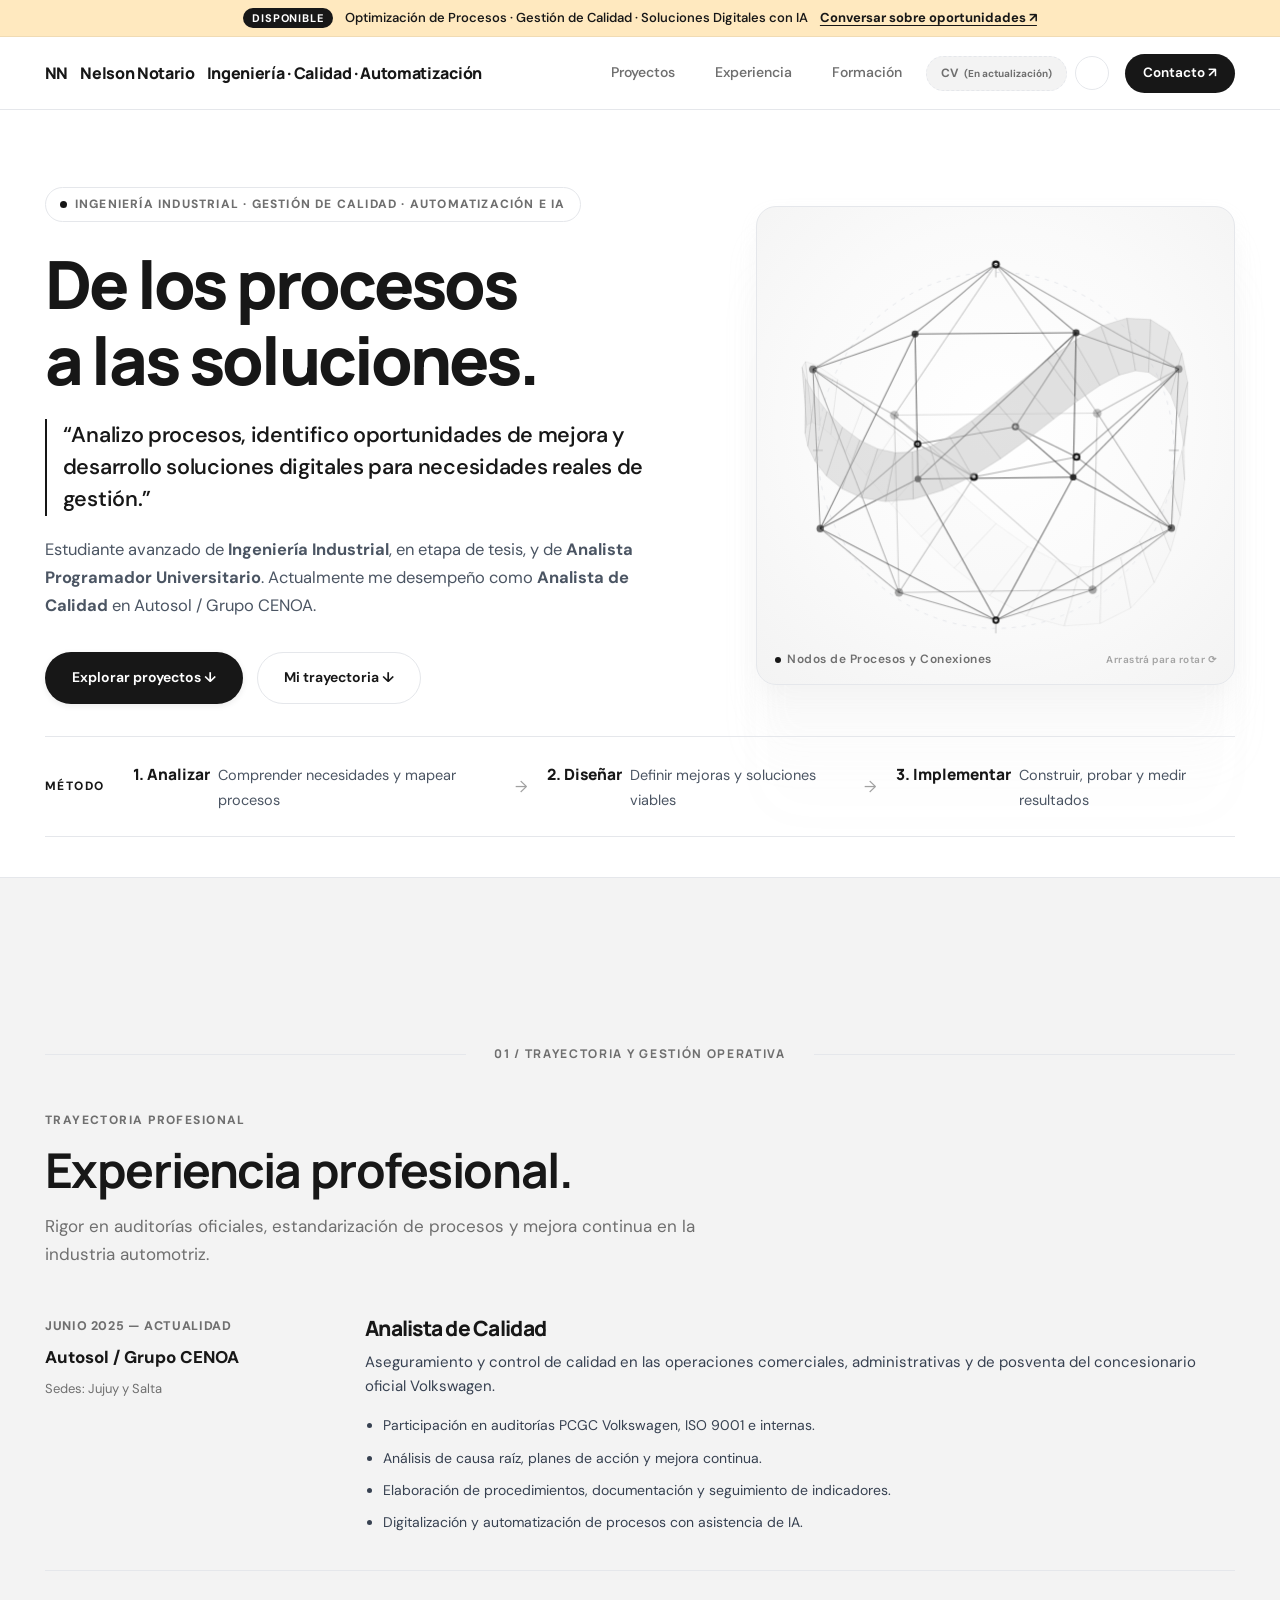
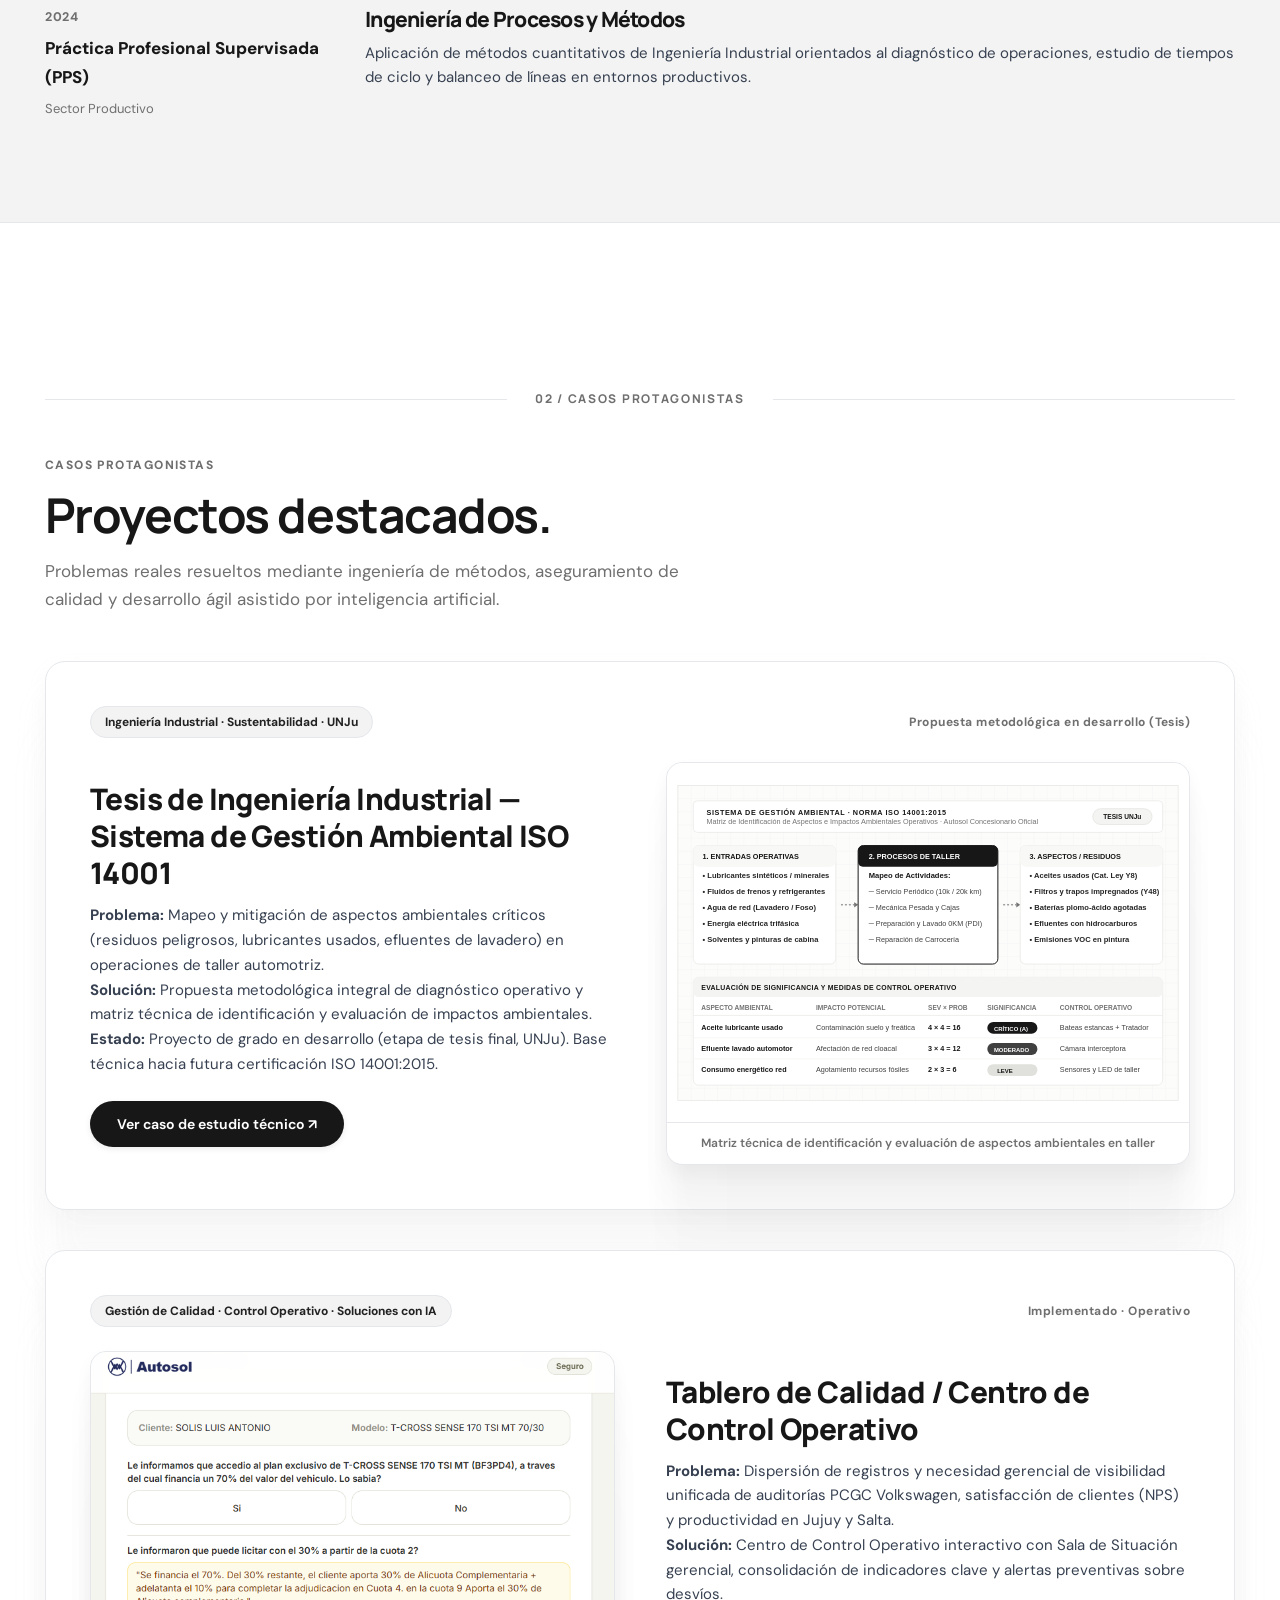
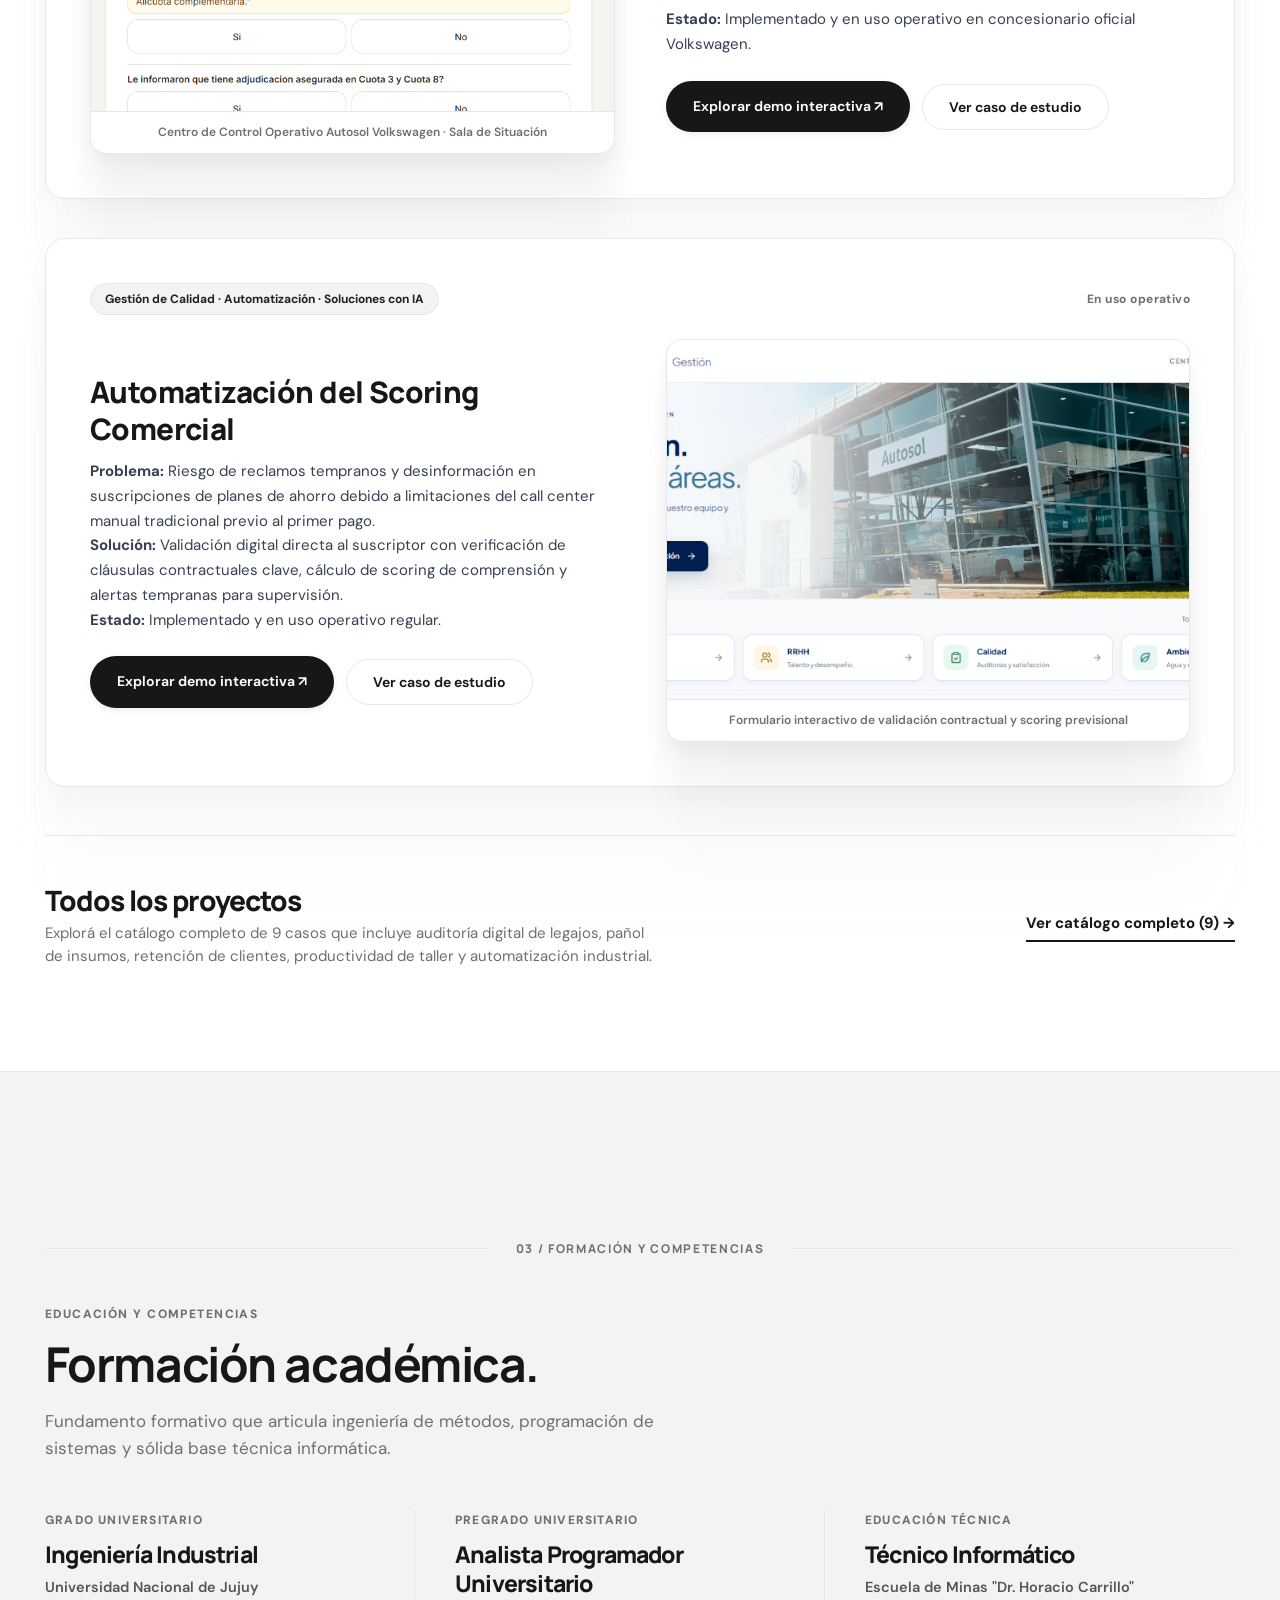
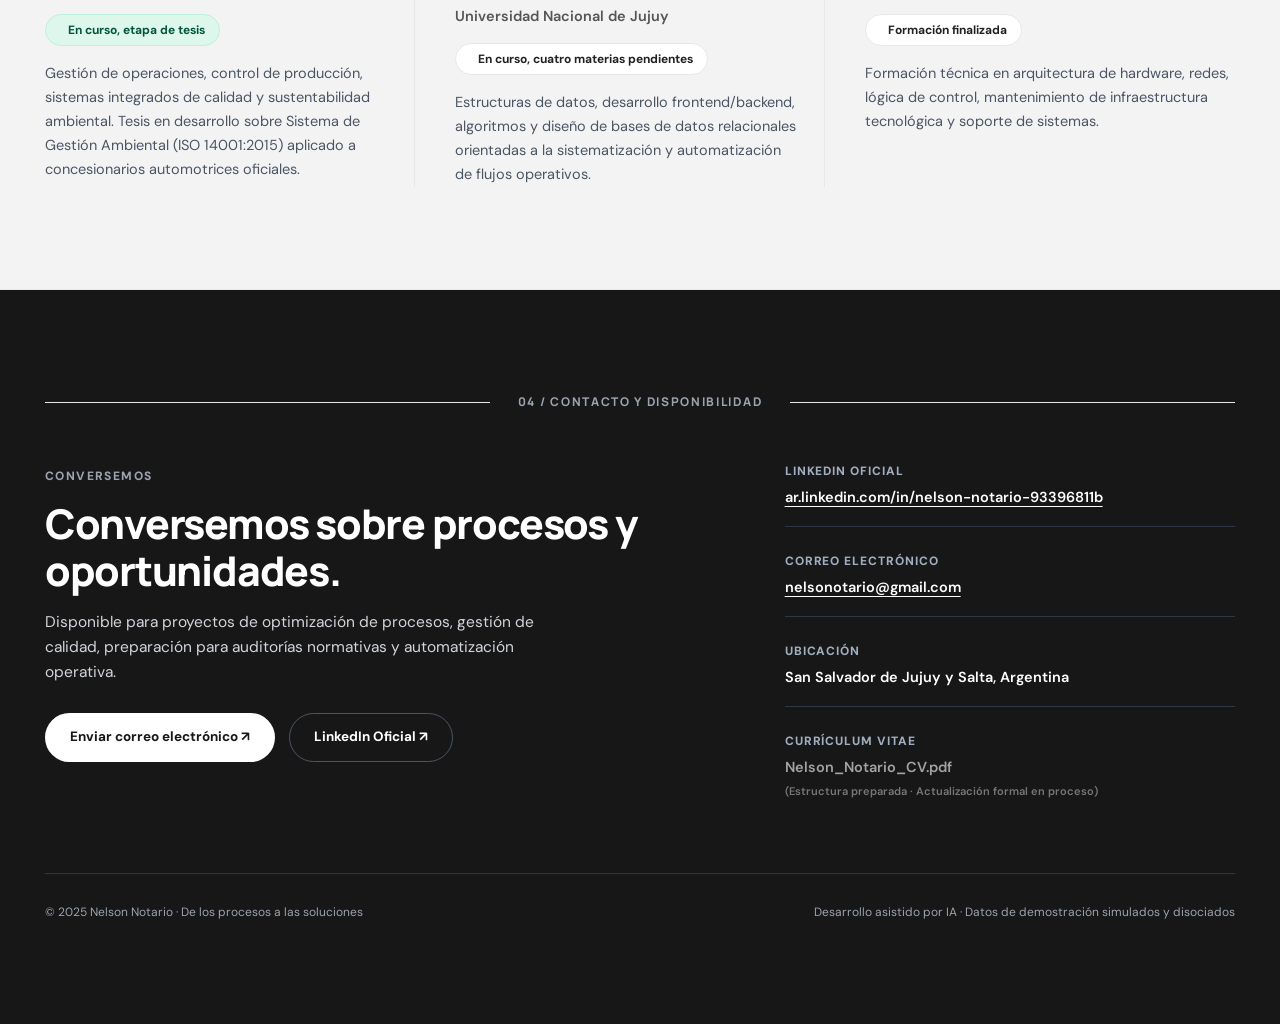
<file: index.html>
<!doctype html>
<html lang="es">
<head>
  <meta charset="utf-8">
  <meta name="viewport" content="width=device-width, initial-scale=1">
  <meta name="theme-color" content="#171717">
  <meta name="description" content="Nelson Notario — Portafolio profesional. De los procesos a las soluciones. Ingeniería Industrial, gestión de calidad y automatización con IA.">
  <meta name="author" content="Nelson Notario">
  <meta property="og:title" content="Nelson Notario — De los procesos a las soluciones">
  <meta property="og:description" content="Analizo procesos, identifico oportunidades de mejora y desarrollo soluciones digitales para necesidades reales de gestión.">
  <meta property="og:type" content="website">
  <title>Nelson Notario — De los procesos a las soluciones</title>
  <link rel="stylesheet" href="styles.css?v=compound-3d">
</head>
<body>
  <a class="skip" href="#contenido">Saltar al contenido principal</a>

  <!-- TOP ANNOUNCEMENT BAR (COMPOUND CREAM RIBBON #FFE9BF) -->
  <aside class="announcement-bar" aria-label="Aviso de disponibilidad profesional">
    <div class="wrap announcement-inner">
      <span class="announcement-badge">Disponible</span>
      <span class="announcement-text">Optimización de Procesos · Gestión de Calidad · Soluciones Digitales con IA</span>
      <a href="#contacto" class="announcement-link">Conversar sobre oportunidades ↗</a>
    </div>
  </aside>

  <!-- TOP NAVIGATION -->
  <header class="header">
    <div class="wrap nav">
      <a href="#inicio" class="brand" aria-label="Nelson Notario - Inicio">
        <span class="brand-badge">NN</span>
        <span>Nelson Notario</span>
        <span class="brand-desc">Ingeniería · Calidad · Automatización</span>
      </a>

      <button class="menu" id="menu" aria-label="Abrir menú de navegación" aria-controls="links" aria-expanded="false">
        Menú ☰
      </button>

      <nav id="links">
        <a href="#proyectos">Proyectos</a>
        <a href="#experiencia">Experiencia</a>
        <a href="#formacion">Formación</a>
        <span class="btn-cv-pending" title="Archivo Nelson_Notario_CV.pdf en proceso de actualización formal">
          CV <small>(En actualización)</small>
        </span>
        <a href="https://ar.linkedin.com/in/nelson-notario-93396811b" target="_blank" rel="noopener noreferrer" class="nav-linkedin-link" aria-label="Perfil oficial de LinkedIn de Nelson Notario">
          <svg width="15" height="15" viewBox="0 0 24 24" fill="currentColor"><path d="M19 0h-14c-2.761 0-5 2.239-5 5v14c0 2.761 2.239 5 5 5h14c2.762 0 5-2.239 5-5v-14c0-2.761-2.762-5-5-5zm-11 19h-3v-11h3v11zm-1.5-12.268c-.966 0-1.75-.79-1.75-1.764s.784-1.764 1.75-1.764 1.75.79 1.75 1.764-.783 1.764-1.75 1.764zm13.5 12.268h-3v-5.604c0-3.368-4-3.113-4 0v5.604h-3v-11h3v1.765c1.396-2.586 7-2.777 7 2.476v6.759z"/></svg>
        </a>
        <a href="#contacto" class="nav-cta">Contacto ↗</a>
      </nav>
    </div>
  </header>

  <main id="contenido">
    <!-- SECCIÓN 1: PORTADA — HERO (FONDO BLANCO) -->
    <section id="inicio" class="section-band bg-white" style="padding-top: clamp(48px, 6vw, 84px); padding-bottom: 40px;">
      <div class="wrap">
        <div class="hero-grid">
          <div class="hero-content">
            <div class="eyebrow-pill">
              <span class="pulse-dot"></span>
              <span>INGENIERÍA INDUSTRIAL · GESTIÓN DE CALIDAD · AUTOMATIZACIÓN E IA</span>
            </div>

            <h1>
              De los procesos<br>a las soluciones.
            </h1>

            <div class="hero-punchline">
              “Analizo procesos, identifico oportunidades de mejora y desarrollo soluciones digitales para necesidades reales de gestión.”
            </div>

            <p class="hero-lead">
              Estudiante avanzado de <strong>Ingeniería Industrial</strong>, en etapa de tesis, y de <strong>Analista Programador Universitario</strong>. Actualmente me desempeño como <strong>Analista de Calidad</strong> en Autosol / Grupo CENOA.
            </p>

            <div class="actions">
              <a class="btn primary" href="#proyectos">
                Explorar proyectos ↓
              </a>
              <a class="btn secondary" href="#experiencia">
                Mi trayectoria ↓
              </a>
            </div>
          </div>

          <!-- Geometría 3D Monocromática Equilibrada -->
          <div class="hero-3d-box" id="hero3dContainer">
            <canvas id="hero3dCanvas" aria-label="Visualización 3D estructural de ingeniería y sistemas"></canvas>
            <div class="hero-3d-caption">
              <span><i class="node-indicator"></i> Nodos de Procesos y Conexiones</span>
              <span style="font-size: 10px; color: #A3A3A3;">Arrastrá para rotar ⟳</span>
            </div>
          </div>
        </div>

        <!-- Método Profesional Simplificado (Línea Horizontal) -->
        <div class="method-flow-strip">
          <span class="method-flow-tag">MÉTODO</span>
          <div class="method-flow-items">
            <div class="method-flow-step">
              <strong>1. Analizar</strong>
              <span>Comprender necesidades y mapear procesos</span>
            </div>
            <span class="method-flow-arrow" aria-hidden="true">→</span>
            <div class="method-flow-step">
              <strong>2. Diseñar</strong>
              <span>Definir mejoras y soluciones viables</span>
            </div>
            <span class="method-flow-arrow" aria-hidden="true">→</span>
            <div class="method-flow-step">
              <strong>3. Implementar</strong>
              <span>Construir, probar y medir resultados</span>
            </div>
          </div>
        </div>
      </div>
    </section>

    <!-- SECCIÓN 2: EXPERIENCIA PROFESIONAL (FONDO MARFIL / VELLUM) -->
    <section id="experiencia" class="section-band bg-ivory">
      <div class="wrap">
        <div class="compound-section-divider">
          <span class="compound-divider-label">01 / TRAYECTORIA Y GESTIÓN OPERATIVA</span>
        </div>
        <div class="section-header-editorial">
          <span class="section-tag-editorial">TRAYECTORIA PROFESIONAL</span>
          <h2>Experiencia profesional.</h2>
          <p class="section-lead-editorial">
            Rigor en auditorías oficiales, estandarización de procesos y mejora continua en la industria automotriz.
          </p>
        </div>

        <div class="timeline-editorial-stack">
          <!-- Experiencia 1: Autosol / CENOA -->
          <div class="timeline-editorial-item">
            <div class="timeline-editorial-left">
              <span class="timeline-editorial-date">Junio 2025 — Actualidad</span>
              <span class="timeline-editorial-company">Autosol / Grupo CENOA</span>
              <span class="timeline-editorial-loc">Sedes: Jujuy y Salta</span>
            </div>

            <div class="timeline-editorial-right">
              <h3 class="role-title">Analista de Calidad</h3>
              <p class="role-summary">
                Aseguramiento y control de calidad en las operaciones comerciales, administrativas y de posventa del concesionario oficial Volkswagen.
              </p>
              <ul class="role-bullets">
                <li>Participación en auditorías PCGC Volkswagen, ISO 9001 e internas.</li>
                <li>Análisis de causa raíz, planes de acción y mejora continua.</li>
                <li>Elaboración de procedimientos, documentación y seguimiento de indicadores.</li>
                <li>Digitalización y automatización de procesos con asistencia de IA.</li>
              </ul>
            </div>
          </div>

          <!-- Experiencia 2: PPS -->
          <div class="timeline-editorial-item">
            <div class="timeline-editorial-left">
              <span class="timeline-editorial-date">2024</span>
              <span class="timeline-editorial-company">Práctica Profesional Supervisada (PPS)</span>
              <span class="timeline-editorial-loc">Sector Productivo</span>
            </div>

            <div class="timeline-editorial-right">
              <h3 class="role-title">Ingeniería de Procesos y Métodos</h3>
              <p class="role-summary">
                Aplicación de métodos cuantitativos de Ingeniería Industrial orientados al diagnóstico de operaciones, estudio de tiempos de ciclo y balanceo de líneas en entornos productivos.
              </p>
            </div>
          </div>
        </div>
      </div>
    </section>

    <!-- SECCIÓN 3: PROYECTOS DESTACADOS (FONDO BLANCO / PAPER) -->
    <section id="proyectos" class="section-band bg-white">
      <div class="wrap">
        <div class="compound-section-divider">
          <span class="compound-divider-label">02 / CASOS PROTAGONISTAS</span>
        </div>
        <div class="section-header-editorial">
          <span class="section-tag-editorial">CASOS PROTAGONISTAS</span>
          <h2>Proyectos destacados.</h2>
          <p class="section-lead-editorial">
            Problemas reales resueltos mediante ingeniería de métodos, aseguramiento de calidad y desarrollo ágil asistido por inteligencia artificial.
          </p>
        </div>

        <div class="featured-cases-stack">

          <!-- CASO 1: TESIS ISO 14001:2015 (COMPOSICIÓN PROTAGONISTA) -->
          <article class="case-card-monumental" id="caso-tesis">
            <div class="case-header-row">
              <span class="pill-category">Ingeniería Industrial · Sustentabilidad · UNJu</span>
              <span class="badge-status-clean">Propuesta metodológica en desarrollo (Tesis)</span>
            </div>

            <div class="case-grid-content with-preview">
              <div class="case-main-info">
                <h3 class="case-title">Tesis de Ingeniería Industrial — Sistema de Gestión Ambiental ISO 14001</h3>
                <p class="case-problem-lead">
                  <strong>Problema:</strong> Mapeo y mitigación de aspectos ambientales críticos (residuos peligrosos, lubricantes usados, efluentes de lavadero) en operaciones de taller automotriz.<br>
                  <strong>Solución:</strong> Propuesta metodológica integral de diagnóstico operativo y matriz técnica de identificación y evaluación de impactos ambientales.<br>
                  <strong>Estado:</strong> Proyecto de grado en desarrollo (etapa de tesis final, UNJu). Base técnica hacia futura certificación ISO 14001:2015.
                </p>

                <div class="case-actions-row">
                  <button type="button" class="btn primary btn-open-modal" data-id="tesis">
                    Ver caso de estudio técnico ↗
                  </button>
                </div>
              </div>

              <div class="case-visual-preview">
                <img src="demos/assets/iso-14001-matriz.svg" alt="Esquema técnico de la matriz de aspectos e impactos ambientales ISO 14001:2015" class="preview-img contain-fit" loading="lazy">
                <span class="preview-caption">Matriz técnica de identificación y evaluación de aspectos ambientales en taller</span>
              </div>
            </div>
          </article>

          <!-- CASO 2: TABLERO DE CALIDAD (COMPOSICIÓN INVERTIDA: IMAGEN A LA IZQUIERDA) -->
          <article class="case-card-monumental" id="caso-tablero">
            <div class="case-header-row">
              <span class="pill-category">Gestión de Calidad · Control Operativo · Soluciones con IA</span>
              <span class="badge-status-clean">Implementado · Operativo</span>
            </div>

            <div class="case-grid-content reverse-layout">
              <div class="case-visual-preview">
                <img src="demos/assets/centro-control-hero.png" alt="Captura del Centro de Control Operativo Autosol Volkswagen" class="preview-img" loading="lazy">
                <span class="preview-caption">Centro de Control Operativo Autosol Volkswagen · Sala de Situación</span>
              </div>

              <div class="case-main-info">
                <h3 class="case-title">Tablero de Calidad / Centro de Control Operativo</h3>
                <p class="case-problem-lead">
                  <strong>Problema:</strong> Dispersión de registros y necesidad gerencial de visibilidad unificada de auditorías PCGC Volkswagen, satisfacción de clientes (NPS) y productividad en Jujuy y Salta.<br>
                  <strong>Solución:</strong> Centro de Control Operativo interactivo con Sala de Situación gerencial, consolidación de indicadores clave y alertas preventivas sobre desvíos.<br>
                  <strong>Estado:</strong> Implementado y en uso operativo en concesionario oficial Volkswagen.
                </p>

                <div class="case-actions-row">
                  <a href="demos/tablero.html" class="btn primary">
                    Explorar demo interactiva ↗
                  </a>
                  <button type="button" class="btn secondary btn-open-modal" data-id="tablero">
                    Ver caso de estudio
                  </button>
                </div>
              </div>
            </div>
          </article>

          <!-- CASO 3: SCORING COMERCIAL (COMPOSICIÓN NORMAL: TEXTO A LA IZQUIERDA) -->
          <article class="case-card-monumental" id="caso-scoring">
            <div class="case-header-row">
              <span class="pill-category">Gestión de Calidad · Automatización · Soluciones con IA</span>
              <span class="badge-status-clean">En uso operativo</span>
            </div>

            <div class="case-grid-content with-preview">
              <div class="case-main-info">
                <h3 class="case-title">Automatización del Scoring Comercial</h3>
                <p class="case-problem-lead">
                  <strong>Problema:</strong> Riesgo de reclamos tempranos y desinformación en suscripciones de planes de ahorro debido a limitaciones del call center manual tradicional previo al primer pago.<br>
                  <strong>Solución:</strong> Validación digital directa al suscriptor con verificación de cláusulas contractuales clave, cálculo de scoring de comprensión y alertas tempranas para supervisión.<br>
                  <strong>Estado:</strong> Implementado y en uso operativo regular.
                </p>

                <div class="case-actions-row">
                  <a href="demos/scoring.html" class="btn primary">
                    Explorar demo interactiva ↗
                  </a>
                  <button type="button" class="btn secondary btn-open-modal" data-id="scoring">
                    Ver caso de estudio
                  </button>
                </div>
              </div>

              <div class="case-visual-preview">
                <img src="demos/assets/scoring-preview.png" alt="Captura del formulario de validación de suscripción Scoring" class="preview-img" loading="lazy">
                <span class="preview-caption">Formulario interactivo de validación contractual y scoring previsional</span>
              </div>
            </div>
          </article>

        </div>

        <!-- DIVISOR EDITORIAL: ACCESO A TODOS LOS PROYECTOS -->
        <div class="archive-editorial-divider">
          <div class="archive-editorial-text">
            <h3>Todos los proyectos</h3>
            <p>
              Explorá el catálogo completo de 9 casos que incluye auditoría digital de legajos, pañol de insumos, retención de clientes, productividad de taller y automatización industrial.
            </p>
          </div>
          <a href="proyectos.html" class="archive-editorial-link">
            Ver catálogo completo (9) →
          </a>
        </div>
      </div>
    </section>

    <!-- SECCIÓN 4: FORMACIÓN ACADÉMICA (FONDO MARFIL / VELLUM) -->
    <section id="formacion" class="section-band bg-ivory">
      <div class="wrap">
        <div class="compound-section-divider">
          <span class="compound-divider-label">03 / FORMACIÓN Y COMPETENCIAS</span>
        </div>
        <div class="section-header-editorial">
          <span class="section-tag-editorial">EDUCACIÓN Y COMPETENCIAS</span>
          <h2>Formación académica.</h2>
          <p class="section-lead-editorial">
            Fundamento formativo que articula ingeniería de métodos, programación de sistemas y sólida base técnica informática.
          </p>
        </div>

        <div class="academic-editorial-grid">
          <!-- 1. INGENIERÍA INDUSTRIAL -->
          <div class="academic-editorial-col">
            <span class="degree-tag">GRADO UNIVERSITARIO</span>
            <h3 class="degree-title">Ingeniería Industrial</h3>
            <span class="degree-school">Universidad Nacional de Jujuy</span>
            <div class="degree-status highlight">
              <span class="dot-status"></span>
              <strong>En curso, etapa de tesis</strong>
            </div>
            <p class="degree-desc">
              Gestión de operaciones, control de producción, sistemas integrados de calidad y sustentabilidad ambiental. Tesis en desarrollo sobre Sistema de Gestión Ambiental (ISO 14001:2015) aplicado a concesionarios automotrices oficiales.
            </p>
          </div>

          <!-- 2. ANALISTA PROGRAMADOR UNIVERSITARIO -->
          <div class="academic-editorial-col">
            <span class="degree-tag">PREGRADO UNIVERSITARIO</span>
            <h3 class="degree-title">Analista Programador Universitario</h3>
            <span class="degree-school">Universidad Nacional de Jujuy</span>
            <div class="degree-status">
              <span class="dot-status dot-neutral"></span>
              <strong>En curso, cuatro materias pendientes</strong>
            </div>
            <p class="degree-desc">
              Estructuras de datos, desarrollo frontend/backend, algoritmos y diseño de bases de datos relacionales orientadas a la sistematización y automatización de flujos operativos.
            </p>
          </div>

          <!-- 3. TÉCNICO INFORMÁTICO -->
          <div class="academic-editorial-col">
            <span class="degree-tag">EDUCACIÓN TÉCNICA</span>
            <h3 class="degree-title">Técnico Informático</h3>
            <span class="degree-school">Escuela de Minas "Dr. Horacio Carrillo"</span>
            <div class="degree-status">
              <span class="dot-status dot-completed"></span>
              <strong>Formación finalizada</strong>
            </div>
            <p class="degree-desc">
              Formación técnica en arquitectura de hardware, redes, lógica de control, mantenimiento de infraestructura tecnológica y soporte de sistemas.
            </p>
          </div>
        </div>
      </div>
    </section>

    <!-- SECCIÓN 5: CONTACTO (FONDO NEGRO PURO / CARBON) -->
    <section id="contacto" class="section-band bg-dark">
      <div class="wrap">
        <div class="compound-section-divider" style="margin-top: 0; margin-bottom: 48px;">
          <span class="compound-divider-label" style="color: #9CA3AF;">04 / CONTACTO Y DISPONIBILIDAD</span>
        </div>
        <div class="contact-grid-editorial">
          <div class="contact-info-col">
            <span class="contact-eyebrow">CONVERSEMOS</span>
            <h2 class="contact-headline">Conversemos sobre procesos y oportunidades.</h2>
            <p class="contact-lead">
              Disponible para proyectos de optimización de procesos, gestión de calidad, preparación para auditorías normativas y automatización operativa.
            </p>
            <div class="contact-buttons-row">
              <a href="mailto:nelsonotario@gmail.com" class="btn primary-light">
                Enviar correo electrónico ↗
              </a>
              <a href="https://ar.linkedin.com/in/nelson-notario-93396811b" target="_blank" rel="noopener noreferrer" class="btn secondary-light">
                LinkedIn Oficial ↗
              </a>
            </div>
          </div>

          <div class="contact-details-clean">
            <div class="contact-item-clean">
              <span class="contact-label">LINKEDIN OFICIAL</span>
              <a href="https://ar.linkedin.com/in/nelson-notario-93396811b" target="_blank" rel="noopener noreferrer" class="contact-link">ar.linkedin.com/in/nelson-notario-93396811b</a>
            </div>
            <div class="contact-item-clean">
              <span class="contact-label">CORREO ELECTRÓNICO</span>
              <a href="mailto:nelsonotario@gmail.com" class="contact-link">nelsonotario@gmail.com</a>
            </div>
            <div class="contact-item-clean">
              <span class="contact-label">UBICACIÓN</span>
              <span class="contact-value">San Salvador de Jujuy y Salta, Argentina</span>
            </div>
            <div class="contact-item-clean">
              <span class="contact-label">CURRÍCULUM VITAE</span>
              <span class="contact-value" style="color: #A3A3A3;">Nelson_Notario_CV.pdf <small style="display:block; font-size: 11px; color:#777777; margin-top:2px;">(Estructura preparada · Actualización formal en proceso)</small></span>
            </div>
          </div>
        </div>

        <div class="footer-editorial">
          <span>© 2025 Nelson Notario · De los procesos a las soluciones</span>
          <span>Desarrollo asistido por IA · Datos de demostración simulados y disociados</span>
        </div>
      </div>
    </section>
  </main>

  <!-- MODAL DE DETALLE DE CASO -->
  <dialog id="projectDialog" aria-labelledby="dialogTitle">
    <div class="dialog-content">
      <button class="dialog-close" id="closeDialog" aria-label="Cerrar ventana emergente">✕</button>
      <div id="detail">
        <!-- Injected via JS -->
      </div>
    </div>
  </dialog>

  <script src="app.js?v=compound-3d"></script>
</body>
</html>
</file>
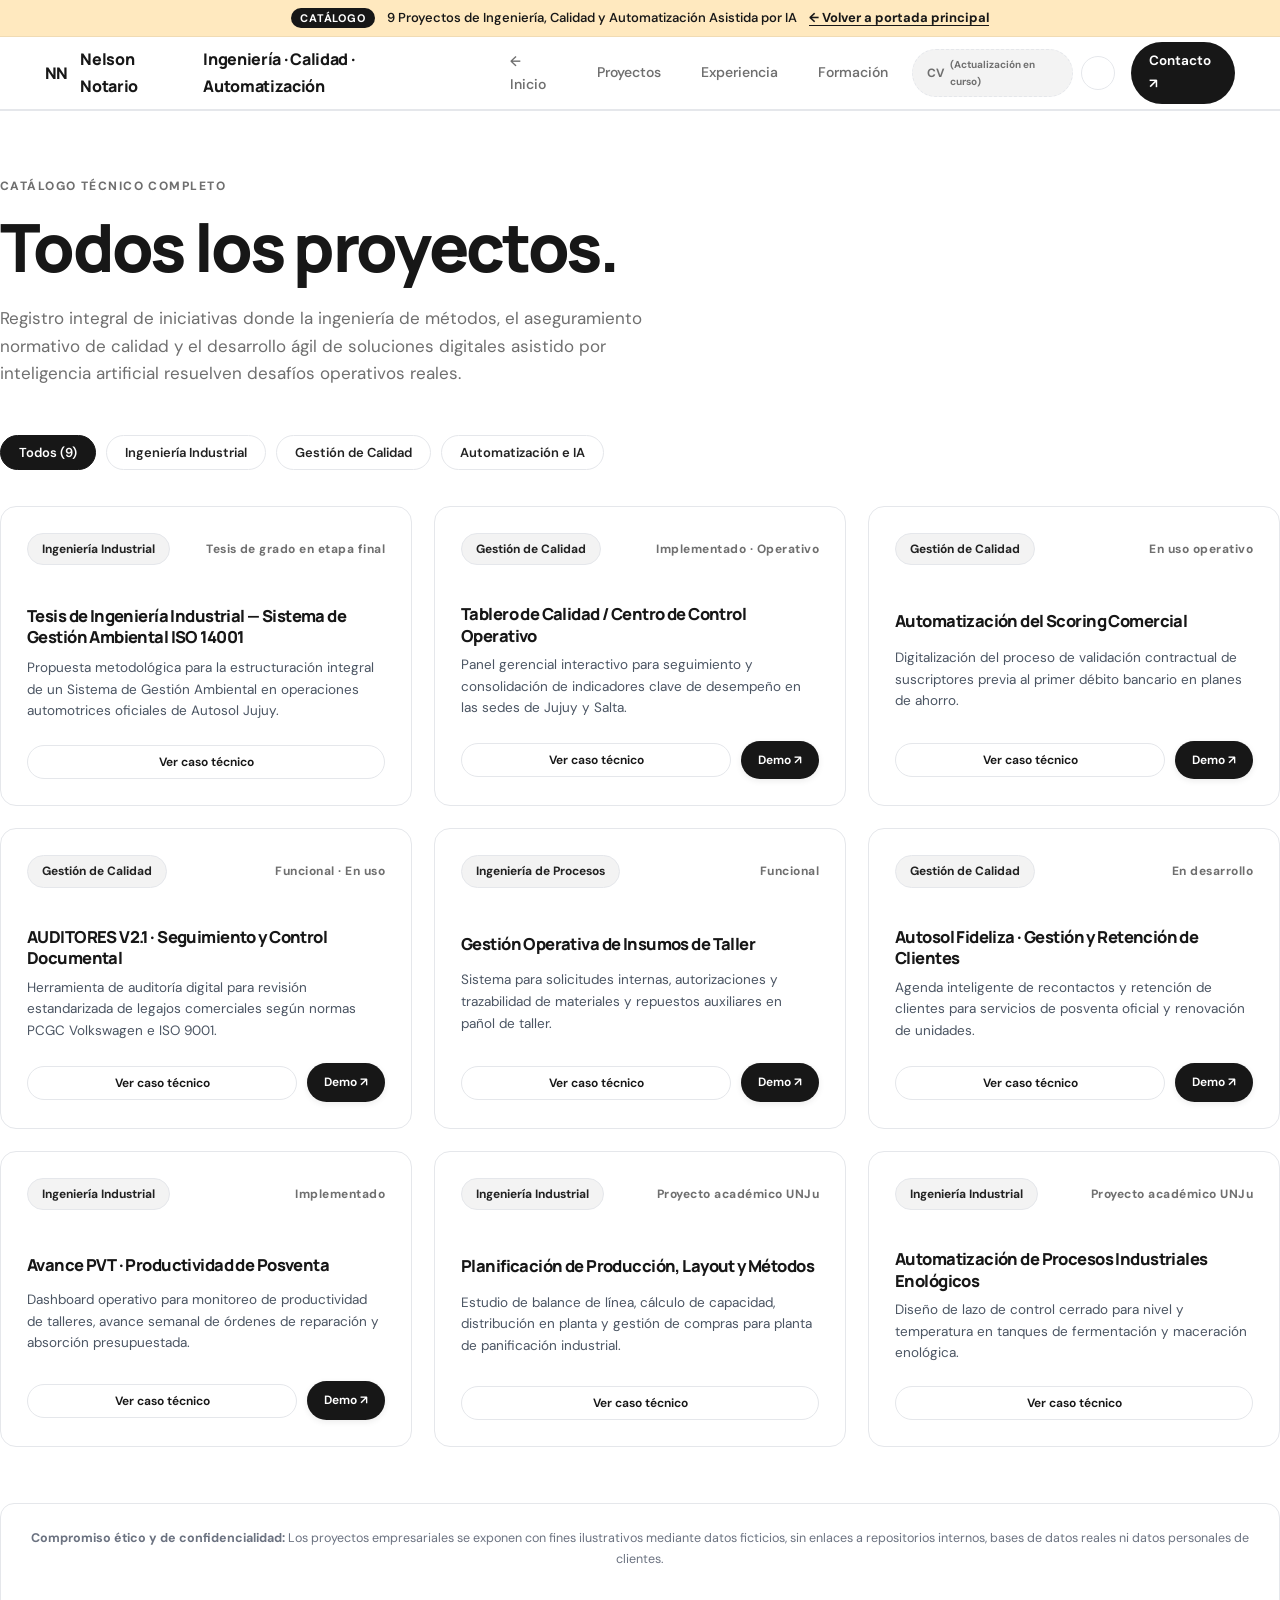
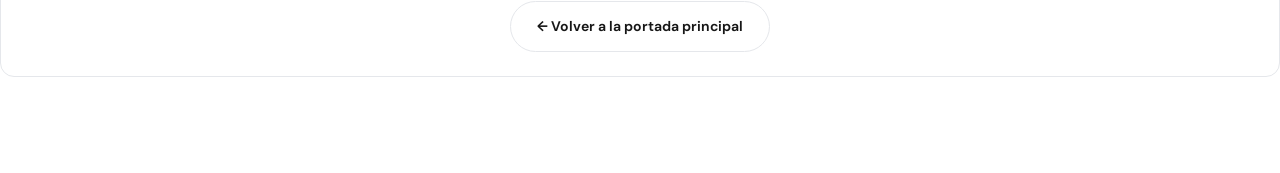
<file: proyectos.html>
<!doctype html>
<html lang="es">
<head>
  <meta charset="utf-8">
  <meta name="viewport" content="width=device-width, initial-scale=1">
  <meta name="theme-color" content="#171717">
  <title>Archivo de Proyectos · Nelson Notario</title>
  <link rel="stylesheet" href="styles.css?v=compound-3d">
</head>
<body>
  <a class="skip" href="#contenido">Saltar al contenido principal</a>

  <!-- TOP ANNOUNCEMENT BAR (COMPOUND CREAM RIBBON #FFE9BF) -->
  <aside class="announcement-bar" aria-label="Aviso de catálogo de proyectos">
    <div class="wrap announcement-inner">
      <span class="announcement-badge">Catálogo</span>
      <span class="announcement-text">9 Proyectos de Ingeniería, Calidad y Automatización Asistida por IA</span>
      <a href="index.html#inicio" class="announcement-link">← Volver a portada principal</a>
    </div>
  </aside>

  <!-- TOP NAVIGATION -->
  <header class="header">
    <div class="wrap nav">
      <a href="index.html#inicio" class="brand" aria-label="Nelson Notario - Inicio">
        <span class="brand-badge">NN</span>
        <span>Nelson Notario</span>
        <span class="brand-desc">Ingeniería · Calidad · Automatización</span>
      </a>

      <button class="menu" id="menu" aria-label="Abrir menú de navegación" aria-controls="links" aria-expanded="false">
        Menú ☰
      </button>

      <nav id="links">
        <a href="index.html#inicio">← Inicio</a>
        <a href="index.html#proyectos">Proyectos</a>
        <a href="index.html#experiencia">Experiencia</a>
        <a href="index.html#formacion">Formación</a>
        <span class="btn-cv-pending" title="Archivo Nelson_Notario_CV.pdf en proceso de actualización formal">
          CV <small>(Actualización en curso)</small>
        </span>
        <a href="https://ar.linkedin.com/in/nelson-notario-93396811b" target="_blank" rel="noopener noreferrer" class="nav-linkedin-link" aria-label="Perfil oficial de LinkedIn de Nelson Notario">
          <svg width="15" height="15" viewBox="0 0 24 24" fill="currentColor"><path d="M19 0h-14c-2.761 0-5 2.239-5 5v14c0 2.761 2.239 5 5 5h14c2.762 0 5-2.239 5-5v-14c0-2.761-2.762-5-5-5zm-11 19h-3v-11h3v11zm-1.5-12.268c-.966 0-1.75-.79-1.75-1.764s.784-1.764 1.75-1.764 1.75.79 1.75 1.764-.783 1.764-1.75 1.764zm13.5 12.268h-3v-5.604c0-3.368-4-3.113-4 0v5.604h-3v-11h3v1.765c1.396-2.586 7-2.777 7 2.476v6.759z"/></svg>
        </a>
        <a href="index.html#contacto" class="nav-cta">Contacto ↗</a>
      </nav>
    </div>
  </header>

  <main id="contenido" class="wrap section-editorial" style="padding-top: 60px;">
    <!-- HEADER ARCHIVE -->
    <div class="section-header-editorial">
      <span class="section-tag-editorial">CATÁLOGO TÉCNICO COMPLETO</span>
      <h1>Todos los proyectos.</h1>
      <p class="section-lead-editorial">
        Registro integral de iniciativas donde la ingeniería de métodos, el aseguramiento normativo de calidad y el desarrollo ágil de soluciones digitales asistido por inteligencia artificial resuelven desafíos operativos reales.
      </p>
    </div>

    <!-- FILTER BAR -->
    <div class="filters-bar" role="toolbar" aria-label="Filtrar proyectos por especialidad">
      <button class="filter active" data-filter="todos" type="button">Todos (9)</button>
      <button class="filter" data-filter="ingenieria" type="button">Ingeniería Industrial</button>
      <button class="filter" data-filter="calidad" type="button">Gestión de Calidad</button>
      <button class="filter" data-filter="automatizacion" type="button">Automatización e IA</button>
    </div>

    <!-- PROJECTS GRID -->
    <section class="archive-grid" id="projects" aria-label="Lista completa de proyectos">
      <!-- Rendered dynamically by app.js -->
    </section>

    <div class="archive-footer-note">
      <p>
        <strong>Compromiso ético y de confidencialidad:</strong> Los proyectos empresariales se exponen con fines ilustrativos mediante datos ficticios, sin enlaces a repositorios internos, bases de datos reales ni datos personales de clientes.
      </p>
      <a href="index.html" class="btn secondary" style="display:inline-block; margin-top: 16px;">
        ← Volver a la portada principal
      </a>
    </div>
  </main>

  <!-- MODAL DE DETALLE DE CASO -->
  <dialog id="projectDialog" aria-labelledby="dialogTitle">
    <div class="dialog-content">
      <button class="dialog-close" id="closeDialog" aria-label="Cerrar ventana emergente">✕</button>
      <div id="detail">
        <!-- Injected via JS -->
      </div>
    </div>
  </dialog>

  <script src="app.js?v=compound-3d"></script>
</body>
</html>
</file>
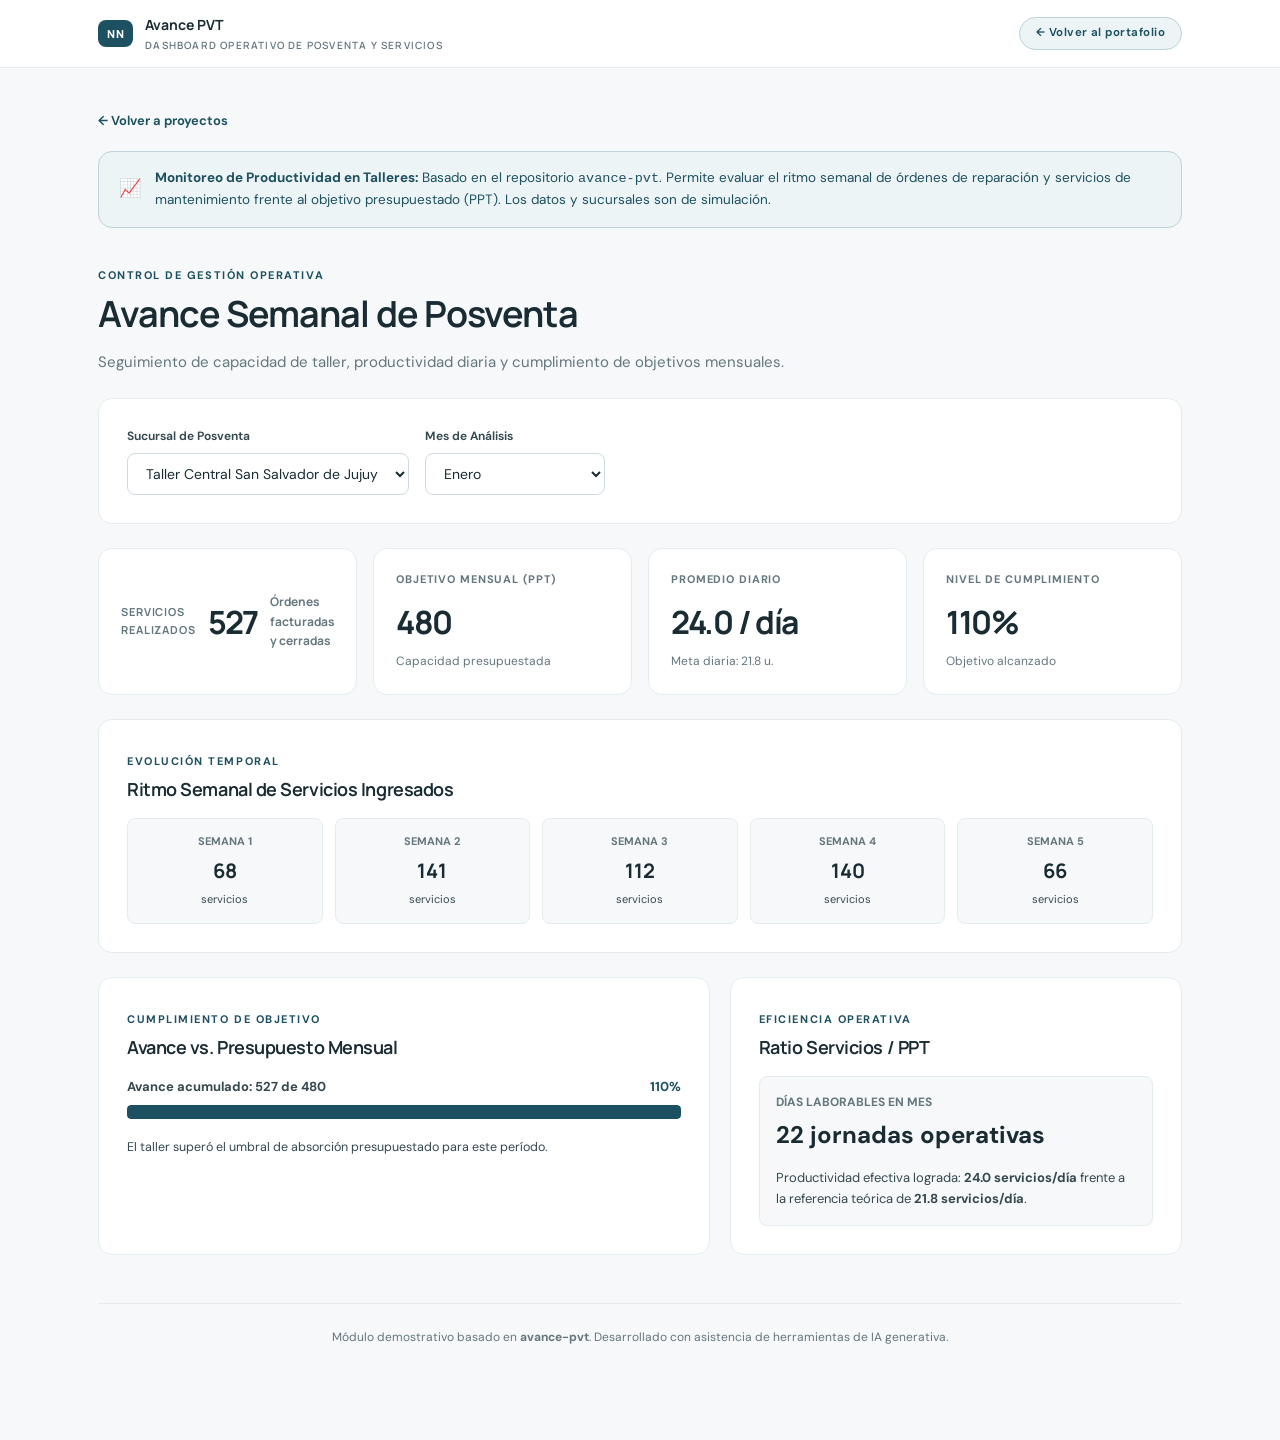
<file: demos/avance-pvt.html>
<!doctype html>
<html lang="es">
<head>
  <meta charset="utf-8">
  <meta name="viewport" content="width=device-width, initial-scale=1">
  <meta name="theme-color" content="#1D5060">
  <title>Demo · Dashboard de Gestión de Posventa (Avance PVT)</title>
  <link rel="stylesheet" href="demo.css">
  <style>
    .weekly-cards {
      display: grid;
      grid-template-columns: repeat(5, 1fr);
      gap: 12px;
      margin-top: 14px;
    }
    .week-box {
      background: var(--surface);
      border: 1px solid var(--line);
      border-radius: var(--radius-sm);
      padding: 14px;
      text-align: center;
    }
    .week-box small {
      font-size: 11px;
      color: var(--muted);
      font-weight: 700;
      text-transform: uppercase;
      display: block;
      margin-bottom: 4px;
    }
    .week-box strong {
      font-size: 20px;
      font-family: 'Manrope', sans-serif;
      color: var(--ink);
    }
    @media (max-width: 800px) {
      .weekly-cards {
        grid-template-columns: repeat(3, 1fr);
      }
    }
    @media (max-width: 500px) {
      .weekly-cards {
        grid-template-columns: 1fr 1fr;
      }
    }
  </style>
</head>
<body>
  <header class="top">
    <div class="head">
      <div class="brand">
        <span class="logo">NN</span>
        <div class="brand-title">
          <span>Avance PVT</span>
          <small>Dashboard Operativo de Posventa y Servicios</small>
        </div>
      </div>
      <a href="../index.html#proyectos" class="pill">← Volver al portafolio</a>
    </div>
  </header>

  <main class="wrap">
    <a href="../index.html#proyectos" class="back-link">← Volver a proyectos</a>

    <div class="notice">
      <span class="notice-icon">📈</span>
      <div>
        <strong>Monitoreo de Productividad en Talleres:</strong> Basado en el repositorio <code>avance-pvt</code>. Permite evaluar el ritmo semanal de órdenes de reparación y servicios de mantenimiento frente al objetivo presupuestado (PPT). Los datos y sucursales son de simulación.
      </div>
    </div>

    <p class="eyebrow">CONTROL DE GESTIÓN OPERATIVA</p>
    <h1 class="h1">Avance Semanal de Posventa</h1>
    <p class="lead">Seguimiento de capacidad de taller, productividad diaria y cumplimiento de objetivos mensuales.</p>

    <!-- Filters -->
    <div class="panel filters" style="display: flex; gap: 16px; align-items: flex-end; margin-bottom: 24px;">
      <label class="field" style="min-width: 200px;">
        Sucursal de Posventa
        <select id="pvt-branch">
          <option value="Jujuy">Taller Central San Salvador de Jujuy</option>
          <option value="Salta">Taller Central Salta</option>
        </select>
      </label>

      <label class="field" style="min-width: 180px;">
        Mes de Análisis
        <select id="pvt-month">
          <option value="1">Enero</option>
          <option value="2">Febrero</option>
          <option value="3">Marzo</option>
          <option value="4">Abril</option>
        </select>
      </label>
    </div>

    <!-- KPIs -->
    <div class="grid" id="pvt-kpis"></div>

    <!-- Weekly Breakdown -->
    <section class="panel" style="margin-bottom: 24px;">
      <span class="eyebrow">EVOLUCIÓN TEMPORAL</span>
      <h2 class="section-title">Ritmo Semanal de Servicios Ingresados</h2>
      <div class="weekly-cards" id="pvt-weeks"></div>
    </section>

    <!-- Progress vs Target -->
    <div class="two">
      <section class="panel">
        <span class="eyebrow">CUMPLIMIENTO DE OBJETIVO</span>
        <h2 class="section-title">Avance vs. Presupuesto Mensual</h2>
        <div id="pvt-progress-bar"></div>
      </section>

      <section class="panel">
        <span class="eyebrow">EFICIENCIA OPERATIVA</span>
        <h2 class="section-title">Ratio Servicios / PPT</h2>
        <div id="pvt-ratio-box"></div>
      </section>
    </div>

    <p id="footer">
      Módulo demostrativo basado en <strong>avance-pvt</strong>. Desarrollado con asistencia de herramientas de IA generativa.
    </p>
  </main>

  <script src="avance-pvt.js"></script>
</body>
</html>
</file>
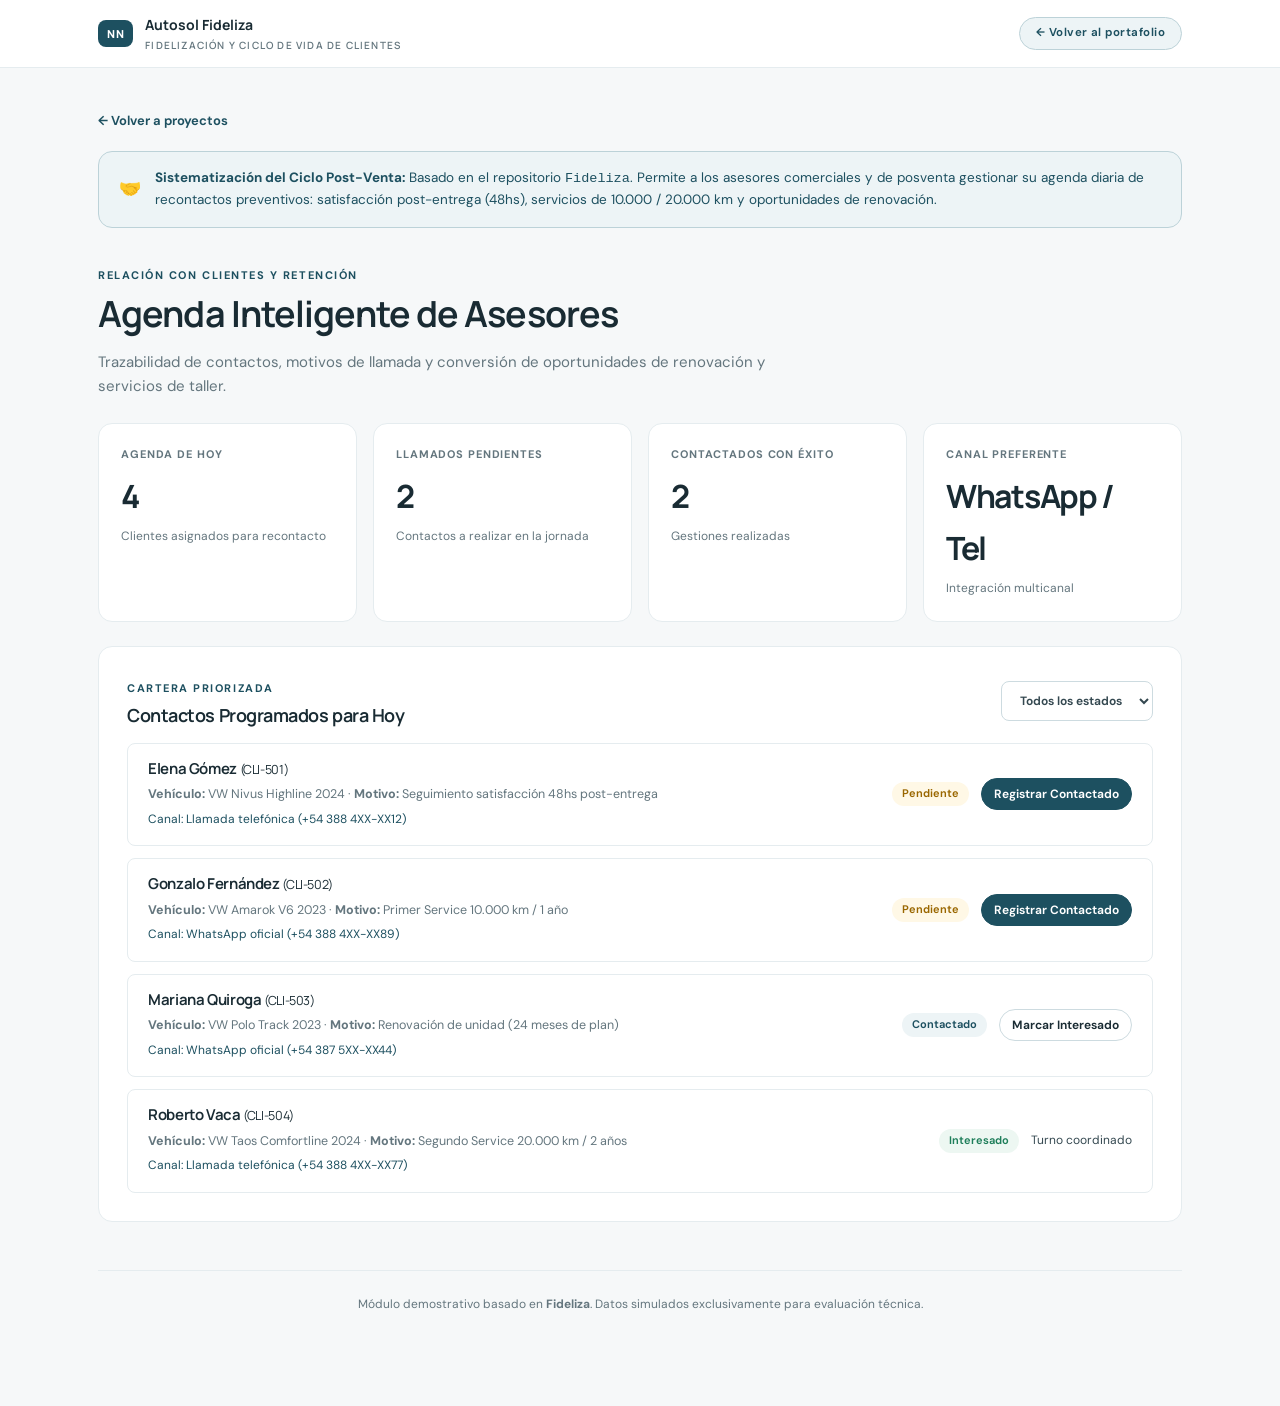
<file: demos/fideliza.html>
<!doctype html>
<html lang="es">
<head>
  <meta charset="utf-8">
  <meta name="viewport" content="width=device-width, initial-scale=1">
  <meta name="theme-color" content="#1D5060">
  <title>Demo · Autosol Fideliza (Agenda y Posventa)</title>
  <link rel="stylesheet" href="demo.css">
  <style>
    .client-list-wrap {
      display: grid;
      gap: 12px;
      margin-top: 14px;
    }
    .client-row {
      background: var(--paper);
      border: 1px solid var(--line);
      border-radius: var(--radius-sm);
      padding: 16px 20px;
      display: flex;
      justify-content: space-between;
      align-items: center;
      flex-wrap: wrap;
      gap: 12px;
    }
    .client-info h3 {
      font-size: 15px;
      margin: 0 0 4px;
    }
    .client-info span {
      font-size: 12.5px;
      color: var(--muted);
    }
    .modal-box {
      background: var(--surface);
      border: 1px solid var(--line);
      border-radius: var(--radius-md);
      padding: 20px;
      margin-top: 20px;
    }
  </style>
</head>
<body>
  <header class="top">
    <div class="head">
      <div class="brand">
        <span class="logo">NN</span>
        <div class="brand-title">
          <span>Autosol Fideliza</span>
          <small>Fidelización y Ciclo de Vida de Clientes</small>
        </div>
      </div>
      <a href="../index.html#proyectos" class="pill">← Volver al portafolio</a>
    </div>
  </header>

  <main class="wrap">
    <a href="../index.html#proyectos" class="back-link">← Volver a proyectos</a>

    <div class="notice">
      <span class="notice-icon">🤝</span>
      <div>
        <strong>Sistematización del Ciclo Post-Venta:</strong> Basado en el repositorio <code>Fideliza</code>. Permite a los asesores comerciales y de posventa gestionar su agenda diaria de recontactos preventivos: satisfacción post-entrega (48hs), servicios de 10.000 / 20.000 km y oportunidades de renovación.
      </div>
    </div>

    <p class="eyebrow">RELACIÓN CON CLIENTES Y RETENCIÓN</p>
    <h1 class="h1">Agenda Inteligente de Asesores</h1>
    <p class="lead">Trazabilidad de contactos, motivos de llamada y conversión de oportunidades de renovación y servicios de taller.</p>

    <div class="grid" id="fideliza-kpis"></div>

    <section class="panel">
      <div style="display: flex; justify-content: space-between; align-items: center; flex-wrap: wrap; gap: 12px; margin-bottom: 16px;">
        <div>
          <span class="eyebrow">CARTERA PRIORIZADA</span>
          <h2 class="section-title" style="margin-bottom: 0;">Contactos Programados para Hoy</h2>
        </div>
        <div style="display: flex; gap: 8px;">
          <select id="filter-state" class="field" style="width: auto;">
            <option value="all">Todos los estados</option>
            <option value="Pendiente">Solo Pendientes</option>
            <option value="Contactado">Contactados</option>
            <option value="Interesado">Interesados</option>
          </select>
        </div>
      </div>

      <div class="client-list-wrap" id="clients-container">
        <!-- Rendered via JS -->
      </div>
    </section>

    <p id="footer">
      Módulo demostrativo basado en <strong>Fideliza</strong>. Datos simulados exclusivamente para evaluación técnica.
    </p>
  </main>

  <script src="fideliza.js"></script>
</body>
</html>
</file>
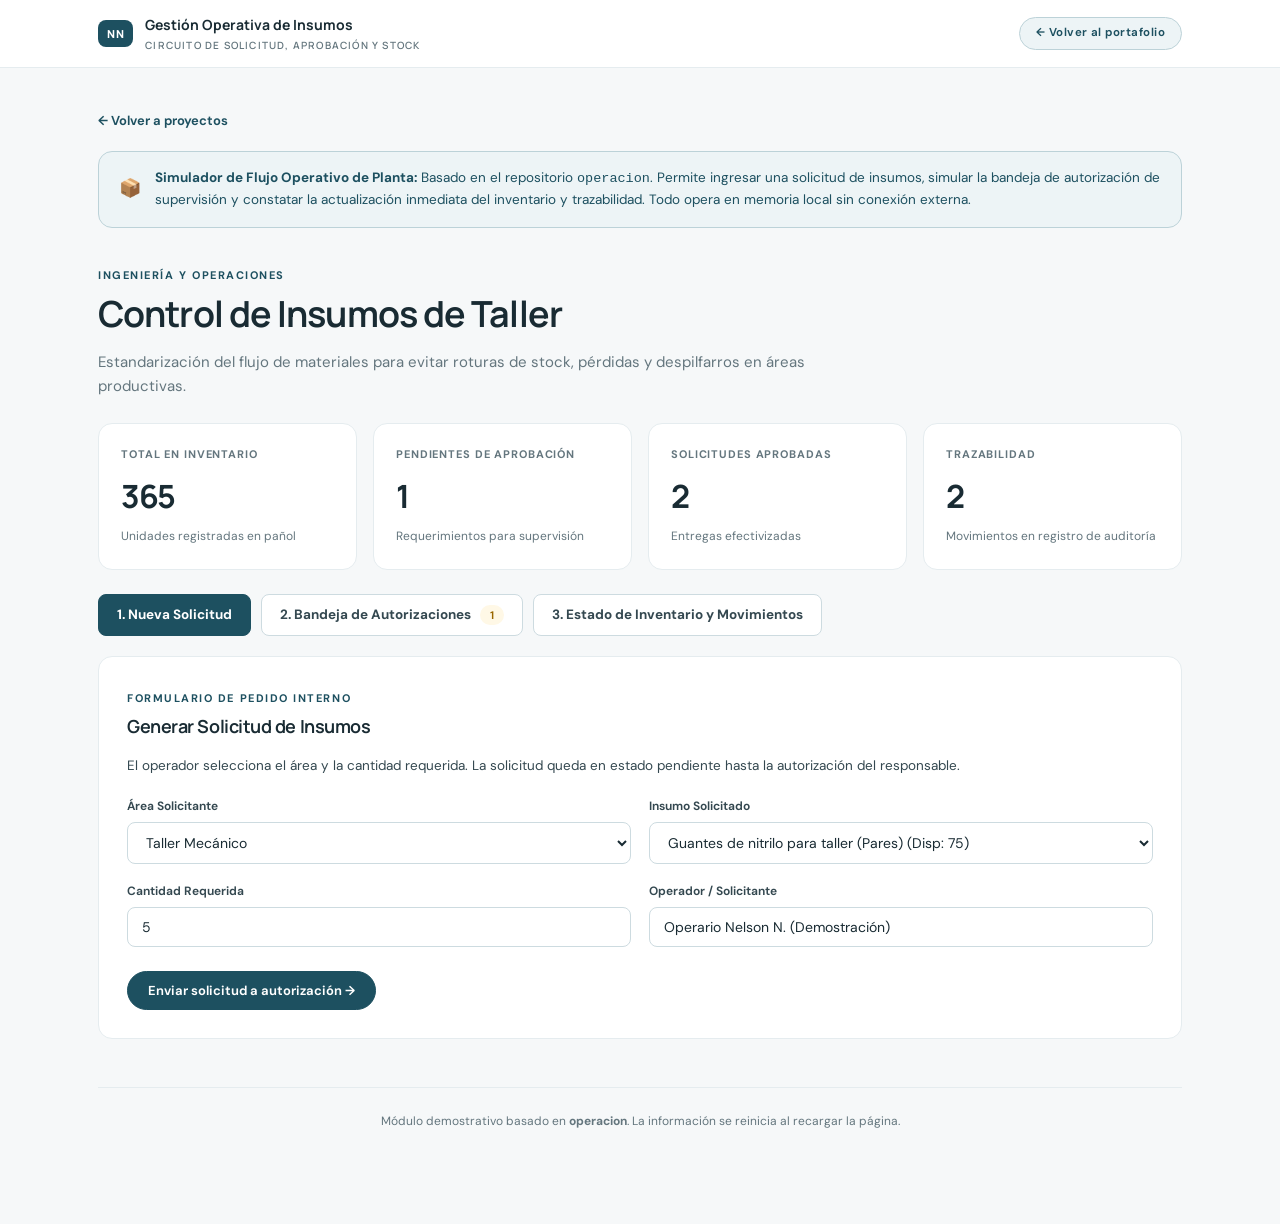
<file: demos/insumos.html>
<!doctype html>
<html lang="es">
<head>
  <meta charset="utf-8">
  <meta name="viewport" content="width=device-width, initial-scale=1">
  <meta name="theme-color" content="#1D5060">
  <title>Demo · Control y Gestión Operativa de Insumos</title>
  <link rel="stylesheet" href="demo.css">
  <style>
    .tabbar {
      display: flex;
      gap: 10px;
      flex-wrap: wrap;
      margin: 24px 0 20px;
    }
    .tab-btn {
      background: var(--paper);
      color: var(--text);
      border: 1px solid var(--line-strong);
      padding: 10px 18px;
      border-radius: var(--radius-sm);
      font-weight: 700;
      font-size: 13.5px;
      transition: all 0.15s ease;
    }
    .tab-btn:hover {
      border-color: var(--primary);
      color: var(--primary);
    }
    .tab-btn.active {
      background: var(--primary);
      color: #fff;
      border-color: var(--primary);
    }
    .form-grid-2 {
      display: grid;
      grid-template-columns: 1fr 1fr;
      gap: 18px;
      margin-top: 14px;
    }
    .inventory-status-grid {
      display: grid;
      grid-template-columns: repeat(2, 1fr);
      gap: 14px;
      margin-top: 14px;
    }
    .stock-card {
      background: var(--surface);
      border: 1px solid var(--line);
      border-radius: var(--radius-sm);
      padding: 14px 18px;
    }
    .stock-header {
      display: flex;
      justify-content: space-between;
      margin-bottom: 8px;
      font-size: 13.5px;
      font-weight: 700;
      color: var(--ink);
    }
    @media (max-width: 700px) {
      .form-grid-2, .inventory-status-grid {
        grid-template-columns: 1fr;
      }
    }
  </style>
</head>
<body>
  <header class="top">
    <div class="head">
      <div class="brand">
        <span class="logo">NN</span>
        <div class="brand-title">
          <span>Gestión Operativa de Insumos</span>
          <small>Circuito de Solicitud, Aprobación y Stock</small>
        </div>
      </div>
      <a href="../index.html#proyectos" class="pill">← Volver al portafolio</a>
    </div>
  </header>

  <main class="wrap">
    <a href="../index.html#proyectos" class="back-link">← Volver a proyectos</a>

    <div class="notice">
      <span class="notice-icon">📦</span>
      <div>
        <strong>Simulador de Flujo Operativo de Planta:</strong> Basado en el repositorio <code>operacion</code>. Permite ingresar una solicitud de insumos, simular la bandeja de autorización de supervisión y constatar la actualización inmediata del inventario y trazabilidad. Todo opera en memoria local sin conexión externa.
      </div>
    </div>

    <p class="eyebrow">INGENIERÍA Y OPERACIONES</p>
    <h1 class="h1">Control de Insumos de Taller</h1>
    <p class="lead">Estandarización del flujo de materiales para evitar roturas de stock, pérdidas y despilfarros en áreas productivas.</p>

    <!-- Metrics -->
    <div class="grid" id="insumos-metrics">
      <!-- Generated via JS -->
    </div>

    <!-- Tabs Navigation -->
    <div class="tabbar">
      <button class="tab-btn active" data-tab="solicitud">1. Nueva Solicitud</button>
      <button class="tab-btn" data-tab="autorizaciones">2. Bandeja de Autorizaciones <span id="badge-pending" class="tag warn" style="margin-left: 6px;">1</span></button>
      <button class="tab-btn" data-tab="stock">3. Estado de Inventario y Movimientos</button>
    </div>

    <!-- Active View Container -->
    <div id="insumos-view">
      <!-- Rendered via JS -->
    </div>

    <p id="footer">
      Módulo demostrativo basado en <strong>operacion</strong>. La información se reinicia al recargar la página.
    </p>
  </main>

  <script src="insumos.js"></script>
</body>
</html>
</file>
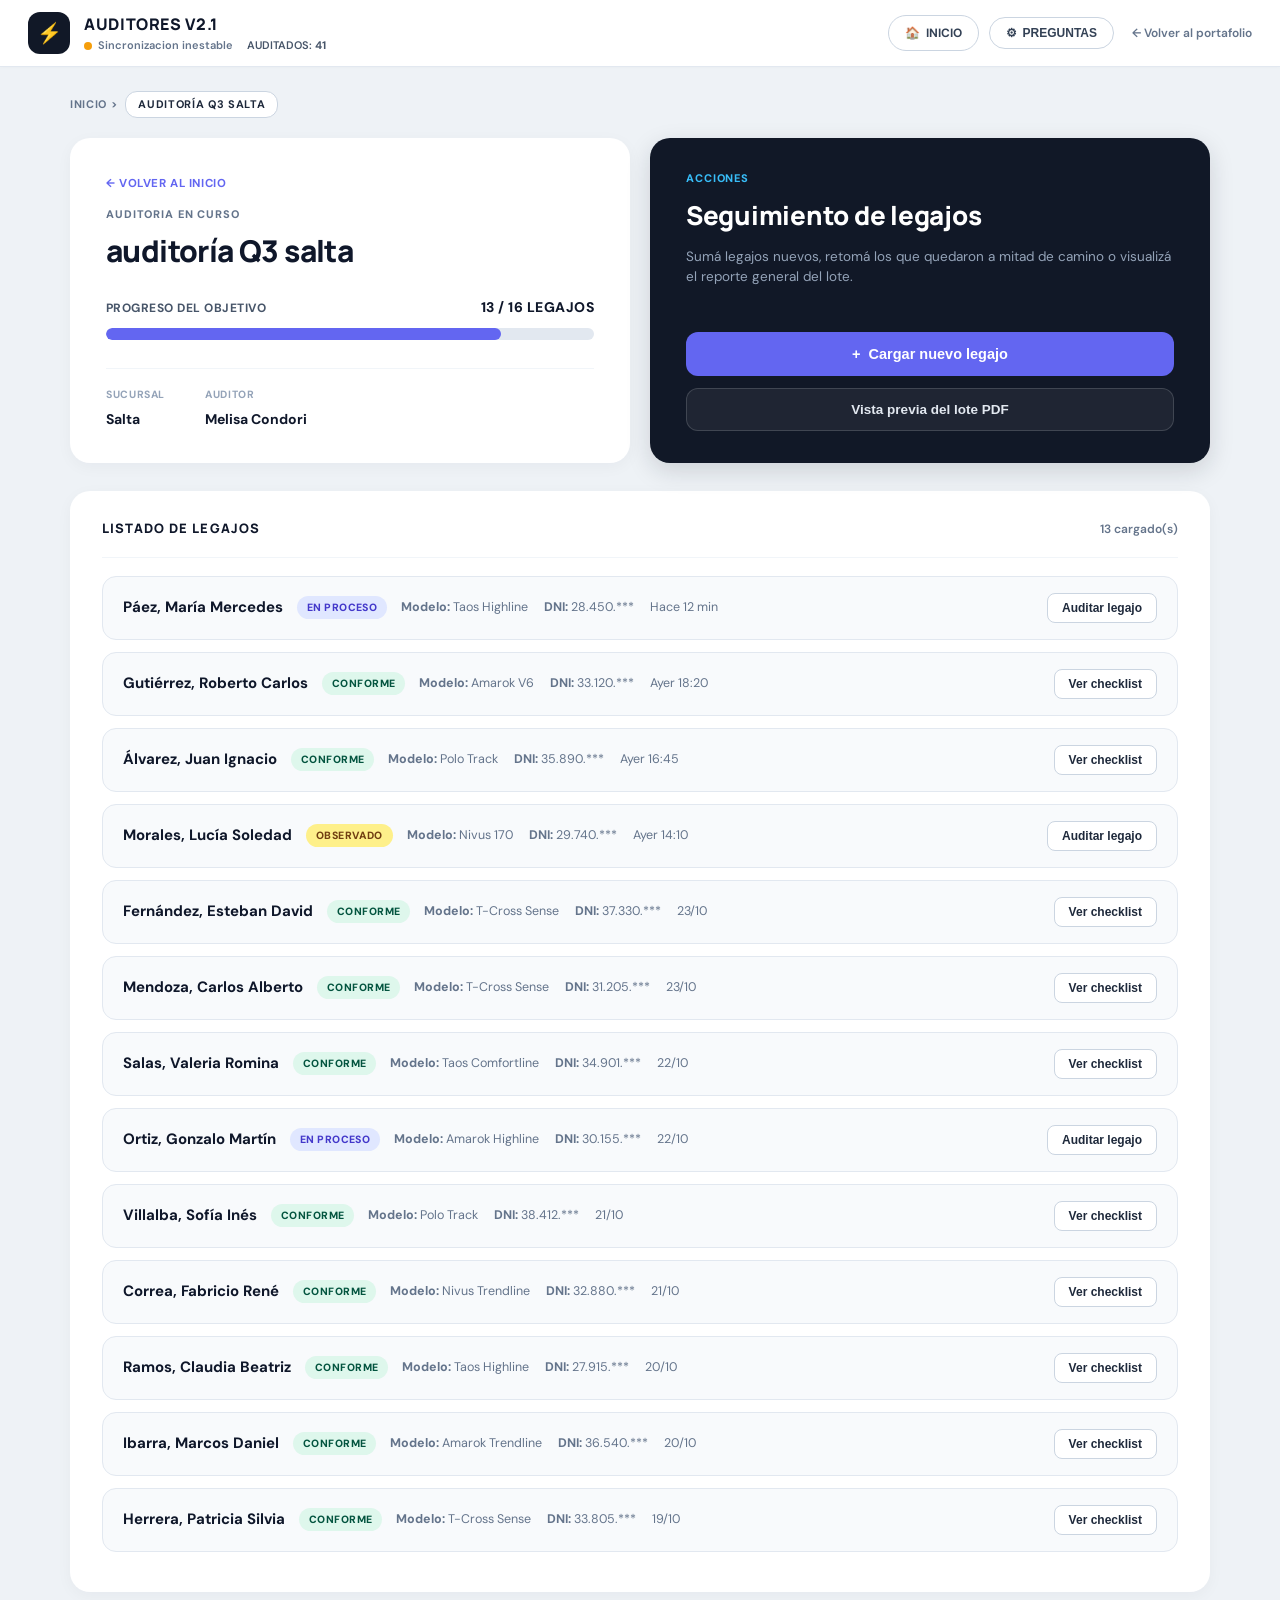
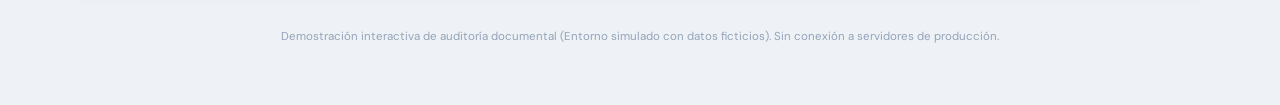
<file: demos/legajos.html>
<!doctype html>
<html lang="es">
<head>
  <meta charset="utf-8">
  <meta name="viewport" content="width=device-width, initial-scale=1">
  <title>AUDITORES V2.1 · Seguimiento de Legajos</title>
  <style>
    @import url('https://fonts.googleapis.com/css2?family=DM+Sans:ital,wght@0,400;0,500;0,700;0,800;1,400&family=Manrope:wght@600;700;800&display=swap');

    * { box-sizing: border-box; margin: 0; padding: 0; }
    body {
      font-family: 'DM Sans', -apple-system, BlinkMacSystemFont, "Segoe UI", Roboto, sans-serif;
      background: #EEF2F6;
      color: #0F172A;
      line-height: 1.5;
      padding-bottom: 60px;
    }

    /* Top Navigation matching Image 2 */
    .top-header {
      background: #FFFFFF;
      border-bottom: 1px solid #E2E8F0;
      padding: 12px 28px;
      display: flex;
      align-items: center;
      justify-content: space-between;
      box-shadow: 0 1px 3px rgba(0,0,0,0.02);
    }

    .brand-section {
      display: flex;
      align-items: center;
      gap: 14px;
    }

    .brand-icon-box {
      width: 42px;
      height: 42px;
      background: #111827;
      border-radius: 12px;
      display: flex;
      align-items: center;
      justify-content: center;
      color: #FFFFFF;
      font-size: 20px;
    }

    .brand-titles h1 {
      font-family: 'Manrope', sans-serif;
      font-size: 16px;
      font-weight: 800;
      letter-spacing: 0.04em;
      color: #0F172A;
      text-transform: uppercase;
    }

    .brand-sub {
      display: flex;
      align-items: center;
      gap: 6px;
      font-size: 11px;
      color: #64748B;
      font-weight: 600;
      margin-top: 1px;
    }

    .dot-warn {
      width: 8px;
      height: 8px;
      border-radius: 50%;
      background: #F59E0B;
      display: inline-block;
    }

    .header-nav {
      display: flex;
      align-items: center;
      gap: 10px;
    }

    .nav-pill-btn {
      background: #FFFFFF;
      border: 1px solid #CBD5E1;
      padding: 8px 16px;
      border-radius: 20px;
      font-size: 12px;
      font-weight: 700;
      color: #334155;
      text-decoration: none;
      display: inline-flex;
      align-items: center;
      gap: 6px;
      cursor: pointer;
      transition: all 0.15s ease;
    }

    .nav-pill-btn:hover {
      background: #F8FAFC;
      border-color: #94A3B8;
    }

    .btn-back-port {
      color: #64748B;
      font-size: 12px;
      text-decoration: none;
      font-weight: 600;
      margin-left: 8px;
    }
    .btn-back-port:hover { color: #0F172A; }

    /* Main Container */
    .app-container {
      max-width: 1180px;
      margin: 24px auto 0;
      padding: 0 20px;
    }

    /* Breadcrumb matching Image 2 */
    .breadcrumb-row {
      margin-bottom: 20px;
      display: flex;
      align-items: center;
      gap: 8px;
    }

    .breadcrumb-text {
      font-size: 11px;
      font-weight: 700;
      color: #64748B;
      letter-spacing: 0.06em;
      text-transform: uppercase;
    }

    .breadcrumb-pill {
      background: #FFFFFF;
      border: 1px solid #CBD5E1;
      padding: 4px 12px;
      border-radius: 12px;
      font-size: 11px;
      font-weight: 700;
      letter-spacing: 0.06em;
      color: #1E293B;
      text-transform: uppercase;
    }

    /* Top Two Cards Grid */
    .top-cards-grid {
      display: grid;
      grid-template-columns: 1fr 1fr;
      gap: 20px;
      margin-bottom: 28px;
    }

    /* Left White Card */
    .card-white {
      background: #FFFFFF;
      border-radius: 20px;
      padding: 32px 36px;
      box-shadow: 0 4px 16px rgba(15, 23, 42, 0.04);
      display: flex;
      flex-direction: column;
      justify-content: space-between;
    }

    .card-white-top .back-link {
      font-size: 11.5px;
      font-weight: 700;
      color: #6366F1;
      letter-spacing: 0.05em;
      text-transform: uppercase;
      text-decoration: none;
      display: inline-block;
      margin-bottom: 14px;
    }

    .card-white-top .tag-status {
      font-size: 11px;
      font-weight: 800;
      letter-spacing: 0.08em;
      color: #64748B;
      text-transform: uppercase;
      display: block;
      margin-bottom: 6px;
    }

    .card-white-top h2 {
      font-family: 'Manrope', sans-serif;
      font-size: 30px;
      font-weight: 800;
      letter-spacing: -0.02em;
      color: #0F172A;
      margin-bottom: 24px;
    }

    .progress-header {
      display: flex;
      justify-content: space-between;
      align-items: center;
      font-size: 12px;
      font-weight: 700;
      color: #475569;
      letter-spacing: 0.04em;
      text-transform: uppercase;
      margin-bottom: 10px;
    }

    .progress-count {
      font-size: 14px;
      font-weight: 800;
      color: #0F172A;
    }

    .progress-bar-bg {
      height: 12px;
      background: #E2E8F0;
      border-radius: 8px;
      overflow: hidden;
      margin-bottom: 28px;
    }

    .progress-bar-fill {
      height: 100%;
      background: #6366F1;
      border-radius: 8px;
      transition: width 0.3s ease;
    }

    .meta-fields {
      display: flex;
      gap: 40px;
      border-top: 1px solid #F1F5F9;
      padding-top: 18px;
    }

    .meta-col small {
      display: block;
      font-size: 10.5px;
      font-weight: 700;
      letter-spacing: 0.06em;
      color: #94A3B8;
      text-transform: uppercase;
      margin-bottom: 4px;
    }

    .meta-col strong {
      font-size: 14px;
      font-weight: 700;
      color: #0F172A;
    }

    /* Right Navy Card matching Image 2 */
    .card-navy {
      background: #111827;
      border-radius: 20px;
      padding: 32px 36px;
      color: #FFFFFF;
      display: flex;
      flex-direction: column;
      justify-content: space-between;
      box-shadow: 0 8px 24px rgba(17, 24, 39, 0.15);
    }

    .tag-cyan {
      font-size: 11px;
      font-weight: 800;
      letter-spacing: 0.08em;
      color: #38BDF8;
      text-transform: uppercase;
      margin-bottom: 10px;
      display: block;
    }

    .card-navy h3 {
      font-family: 'Manrope', sans-serif;
      font-size: 26px;
      font-weight: 800;
      color: #FFFFFF;
      margin-bottom: 12px;
      letter-spacing: -0.01em;
    }

    .card-navy p {
      font-size: 13.5px;
      color: #94A3B8;
      line-height: 1.5;
      margin-bottom: 28px;
    }

    .actions-stack {
      display: flex;
      flex-direction: column;
      gap: 12px;
    }

    .btn-purple-primary {
      background: #6366F1;
      color: #FFFFFF;
      border: none;
      border-radius: 12px;
      padding: 14px 20px;
      font-size: 14.5px;
      font-weight: 700;
      cursor: pointer;
      display: flex;
      align-items: center;
      justify-content: center;
      gap: 8px;
      transition: background 0.15s ease;
    }
    .btn-purple-primary:hover { background: #4F46E5; }

    .btn-navy-secondary {
      background: rgba(255, 255, 255, 0.06);
      border: 1px solid rgba(255, 255, 255, 0.15);
      color: #E2E8F0;
      border-radius: 12px;
      padding: 13px 20px;
      font-size: 13.5px;
      font-weight: 600;
      cursor: pointer;
      text-align: center;
      transition: all 0.15s ease;
    }
    .btn-navy-secondary:hover {
      background: rgba(255, 255, 255, 0.12);
      border-color: rgba(255, 255, 255, 0.3);
    }

    /* Bottom List matching Image 2 */
    .list-section {
      background: #FFFFFF;
      border-radius: 20px;
      padding: 28px 32px;
      box-shadow: 0 4px 16px rgba(15, 23, 42, 0.04);
    }

    .list-header {
      display: flex;
      justify-content: space-between;
      align-items: center;
      border-bottom: 1px solid #F1F5F9;
      padding-bottom: 18px;
      margin-bottom: 18px;
    }

    .list-header h4 {
      font-family: 'Manrope', sans-serif;
      font-size: 13px;
      font-weight: 800;
      letter-spacing: 0.08em;
      color: #0F172A;
      text-transform: uppercase;
    }

    .list-count {
      font-size: 12px;
      font-weight: 600;
      color: #64748B;
    }

    .legajo-row {
      display: flex;
      justify-content: space-between;
      align-items: center;
      padding: 16px 20px;
      background: #F8FAFC;
      border: 1px solid #E2E8F0;
      border-radius: 14px;
      margin-bottom: 12px;
      transition: all 0.15s ease;
    }
    .legajo-row:hover {
      background: #FFFFFF;
      border-color: #CBD5E1;
      box-shadow: 0 2px 8px rgba(0,0,0,0.04);
    }

    .legajo-info {
      display: flex;
      align-items: center;
      gap: 14px;
      flex-wrap: wrap;
    }

    .legajo-name {
      font-size: 15px;
      font-weight: 700;
      color: #0F172A;
    }

    .pill-status {
      font-size: 10.5px;
      font-weight: 800;
      letter-spacing: 0.04em;
      text-transform: uppercase;
      padding: 4px 10px;
      border-radius: 12px;
    }

    .status-in-progress {
      background: #E0E7FF;
      color: #4338CA;
    }

    .status-conform {
      background: #DEF7EC;
      color: #03543F;
    }

    .status-observed {
      background: #FEF08A;
      color: #713F12;
    }

    .legajo-meta {
      font-size: 12.5px;
      color: #64748B;
      display: flex;
      gap: 16px;
    }

    .legajo-btn {
      background: #FFFFFF;
      border: 1px solid #CBD5E1;
      padding: 7px 14px;
      border-radius: 8px;
      font-size: 12px;
      font-weight: 700;
      color: #1E293B;
      cursor: pointer;
      transition: all 0.15s ease;
    }
    .legajo-btn:hover {
      background: #0F172A;
      color: #FFFFFF;
      border-color: #0F172A;
    }

    /* Modal */
    .modal-overlay {
      display: none;
      position: fixed;
      top: 0; left: 0; width: 100%; height: 100%;
      background: rgba(15, 23, 42, 0.6);
      backdrop-filter: blur(4px);
      z-index: 1000;
      align-items: center;
      justify-content: center;
      padding: 20px;
    }

    .modal-box {
      background: #FFFFFF;
      border-radius: 20px;
      max-width: 540px;
      width: 100%;
      padding: 32px;
      box-shadow: 0 20px 40px rgba(0,0,0,0.2);
    }

    .modal-box h3 {
      font-size: 20px;
      font-weight: 800;
      color: #0F172A;
      margin-bottom: 8px;
    }

    .modal-box p {
      font-size: 13.5px;
      color: #64748B;
      margin-bottom: 20px;
    }

    .form-group {
      margin-bottom: 16px;
    }
    .form-group label {
      display: block;
      font-size: 12px;
      font-weight: 700;
      color: #334155;
      margin-bottom: 6px;
      text-transform: uppercase;
      letter-spacing: 0.04em;
    }
    .form-control {
      width: 100%;
      padding: 10px 14px;
      border: 1px solid #CBD5E1;
      border-radius: 8px;
      font-size: 14px;
      font-family: inherit;
    }

    .modal-actions {
      display: flex;
      justify-content: flex-end;
      gap: 12px;
      margin-top: 24px;
    }

    .btn-cancel {
      background: #F1F5F9;
      border: none;
      padding: 10px 18px;
      border-radius: 8px;
      font-weight: 700;
      font-size: 13px;
      color: #475569;
      cursor: pointer;
    }

    .btn-confirm {
      background: #6366F1;
      border: none;
      padding: 10px 20px;
      border-radius: 8px;
      font-weight: 700;
      font-size: 13px;
      color: #FFFFFF;
      cursor: pointer;
    }

    .demo-footer-note {
      text-align: center;
      font-size: 11.5px;
      color: #94A3B8;
      margin-top: 36px;
    }

    @media (max-width: 860px) {
      .top-cards-grid { grid-template-columns: 1fr; }
      .meta-fields { gap: 20px; }
      .legajo-row { flex-direction: column; align-items: flex-start; gap: 12px; }
      .legajo-actions { width: 100%; display: flex; justify-content: flex-end; }
    }
  </style>
</head>
<body>

  <!-- Top Header matching Image 2 -->
  <header class="top-header">
    <div class="brand-section">
      <div class="brand-icon-box">⚡</div>
      <div class="brand-titles">
        <h1>AUDITORES V2.1</h1>
        <div class="brand-sub">
          <span class="dot-warn"></span>
          <span>Sincronizacion inestable</span>
          <span style="margin-left: 8px; color: #475569;">AUDITADOS: <strong id="total-auditados-label">41</strong></span>
        </div>
      </div>
    </div>

    <div class="header-nav">
      <a href="../index.html" class="nav-pill-btn">
        <span>🏠</span> INICIO
      </a>
      <button type="button" class="nav-pill-btn" id="btn-preguntas">
        <span>⚙</span> PREGUNTAS
      </button>
      <a href="../index.html" class="btn-back-port">← Volver al portafolio</a>
    </div>
  </header>

  <main class="app-container">
    <!-- Breadcrumb -->
    <div class="breadcrumb-row">
      <span class="breadcrumb-text">INICIO &gt;</span>
      <span class="breadcrumb-pill">AUDITORÍA Q3 SALTA</span>
    </div>

    <!-- Top Grid matching Image 2 -->
    <div class="top-cards-grid">
      <!-- Left Card -->
      <div class="card-white">
        <div class="card-white-top">
          <a href="../index.html" class="back-link">← VOLVER AL INICIO</a>
          <span class="tag-status">AUDITORIA EN CURSO</span>
          <h2>auditoría Q3 salta</h2>
          
          <div class="progress-header">
            <span>PROGRESO DEL OBJETIVO</span>
            <span class="progress-count" id="progress-text">13 / 16 legajos</span>
          </div>

          <div class="progress-bar-bg">
            <div class="progress-bar-fill" id="progress-bar" style="width: 81.25%;"></div>
          </div>
        </div>

        <div class="meta-fields">
          <div class="meta-col">
            <small>SUCURSAL</small>
            <strong>Salta</strong>
          </div>
          <div class="meta-col">
            <small>AUDITOR</small>
            <strong>Melisa Condori</strong>
          </div>
        </div>
      </div>

      <!-- Right Navy Card matching Image 2 -->
      <div class="card-navy">
        <div>
          <span class="tag-cyan">ACCIONES</span>
          <h3>Seguimiento de legajos</h3>
          <p>Sumá legajos nuevos, retomá los que quedaron a mitad de camino o visualizá el reporte general del lote.</p>
        </div>

        <div class="actions-stack">
          <button type="button" class="btn-purple-primary" id="btn-add-legajo">
            <span>+</span> Cargar nuevo legajo
          </button>
          <button type="button" class="btn-navy-secondary" id="btn-pdf-preview">
            Vista previa del lote PDF
          </button>
        </div>
      </div>
    </div>

    <!-- Bottom List matching Image 2 -->
    <div class="list-section">
      <div class="list-header">
        <h4>LISTADO DE LEGAJOS</h4>
        <span class="list-count" id="list-count-label">13 cargado(s)</span>
      </div>

      <div id="legajos-list">
        <!-- Injected via JS -->
      </div>
    </div>

    <div class="demo-footer-note">
      Demostración interactiva de auditoría documental (Entorno simulado con datos ficticios). Sin conexión a servidores de producción.
    </div>
  </main>

  <!-- Modal Nuevo Legajo -->
  <div class="modal-overlay" id="modal-new">
    <div class="modal-box">
      <h3>Cargar Nuevo Legajo</h3>
      <p>Simulación de ingreso de expediente para muestreo aleatorio Q3.</p>
      <form id="form-new-legajo">
        <div class="form-group">
          <label>Apellido y Nombre del Suscriptor</label>
          <input type="text" class="form-control" id="new-name" placeholder="Ej. Gómez, Facundo Ariel" required>
        </div>
        <div class="form-group">
          <label>Modelo de Suscripción</label>
          <select class="form-control" id="new-model">
            <option value="Taos Highline">Taos Highline 250 TSI</option>
            <option value="Amarok V6 Extreme">Amarok V6 Extreme</option>
            <option value="T-Cross Sense">T-Cross Sense 170 TSI</option>
            <option value="Polo Track">Polo Track 1.0</option>
            <option value="Nivus Highline">Nivus Highline 200 TSI</option>
          </select>
        </div>
        <div class="form-group">
          <label>DNI Ficticio</label>
          <input type="text" class="form-control" id="new-dni" placeholder="Ej. 36.412.980" required>
        </div>
        <div class="modal-actions">
          <button type="button" class="btn-cancel" id="btn-close-modal">Cancelar</button>
          <button type="submit" class="btn-confirm">+ Incorporar al lote</button>
        </div>
      </form>
    </div>
  </div>

  <!-- Modal Preview PDF / Lote -->
  <div class="modal-overlay" id="modal-pdf">
    <div class="modal-box" style="max-width: 620px;">
      <h3>Vista Previa del Lote Q3 Salta</h3>
      <p>Consolidado ejecutivo de auditoría sobre expedientes digitales de suscripción.</p>
      <div style="background: #F8FAFC; border: 1px solid #E2E8F0; border-radius: 12px; padding: 18px; font-size: 13px; line-height: 1.6; color: #334155; margin-bottom: 20px;">
        <div style="display: flex; justify-content: space-between; border-bottom: 1px solid #E2E8F0; padding-bottom: 8px; margin-bottom: 10px; font-weight: 700; color: #0F172A;">
          <span>Informe Preliminar de Auditoría</span>
          <span>Sucursal Salta · Muestreo Q3</span>
        </div>
        <div>• <strong>Conformidad documental:</strong> 92.3% sobre requisitos críticos de PCGC Volkswagen.</div>
        <div>• <strong>Puntos clave verificados:</strong> DNI certificado, Hoja de Información Útil, Términos de entrega y scoring previsional.</div>
        <div>• <strong>Desvíos menores detectados:</strong> 1 caso con firma escaneada de baja resolución derivado a subsanación.</div>
        <div>• <strong>Dictamen del auditor:</strong> APTO PARA PRESENTACIÓN FORMAL.</div>
      </div>
      <div class="modal-actions">
        <button type="button" class="btn-confirm" id="btn-close-pdf">Cerrar informe</button>
      </div>
    </div>
  </div>

  <script src="legajos.js"></script>
</body>
</html>
</file>
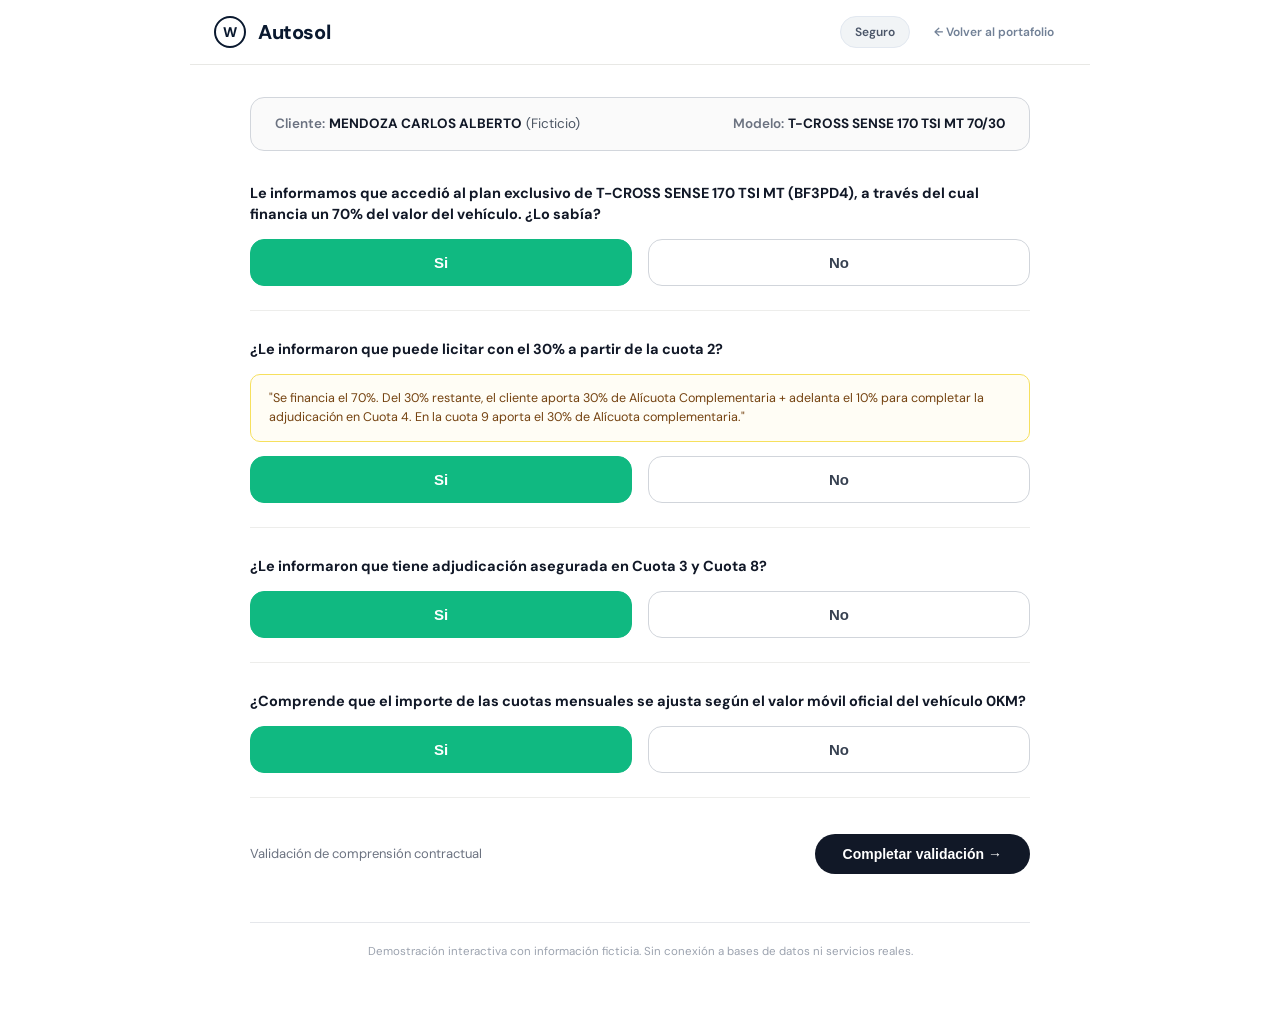
<file: demos/scoring.html>
<!doctype html>
<html lang="es">
<head>
  <meta charset="utf-8">
  <meta name="viewport" content="width=device-width, initial-scale=1">
  <title>Validación de Suscripción · Demostración</title>
  <style>
    @import url('https://fonts.googleapis.com/css2?family=DM+Sans:wght@400;500;600;700&display=swap');
    
    * { box-sizing: border-box; margin: 0; padding: 0; }
    body {
      font-family: 'DM Sans', -apple-system, BlinkMacSystemFont, "Segoe UI", Roboto, sans-serif;
      background: #FFFFFF;
      color: #171717;
      line-height: 1.5;
      padding-bottom: 60px;
    }

    /* Header matching Image 3 */
    .top-bar {
      border-bottom: 1px solid #E8E8E5;
      padding: 16px 24px;
      display: flex;
      align-items: center;
      justify-content: space-between;
      max-width: 900px;
      margin: 0 auto;
    }

    .brand-group {
      display: flex;
      align-items: center;
      gap: 12px;
      font-size: 20px;
      font-weight: 800;
      color: #0A192F;
      letter-spacing: -0.02em;
    }

    .brand-icon {
      width: 32px;
      height: 32px;
      border-radius: 50%;
      border: 2px solid #0A192F;
      display: flex;
      align-items: center;
      justify-content: center;
      font-size: 14px;
      font-weight: 800;
    }

    .top-actions {
      display: flex;
      align-items: center;
      gap: 12px;
    }

    .pill-secure {
      background: #F1F4F6;
      color: #4A5568;
      font-size: 12px;
      font-weight: 600;
      padding: 6px 14px;
      border-radius: 20px;
      border: 1px solid #E2E8F0;
    }

    .btn-return {
      font-size: 12px;
      font-weight: 600;
      color: #718096;
      text-decoration: none;
      padding: 6px 12px;
    }
    .btn-return:hover { color: #171717; }

    /* Main Container */
    .container {
      max-width: 820px;
      margin: 32px auto 0;
      padding: 0 20px;
    }

    /* Client Box matching Image 3 */
    .client-box {
      border: 1px solid #D2D6DC;
      border-radius: 14px;
      padding: 16px 24px;
      display: flex;
      justify-content: space-between;
      align-items: center;
      flex-wrap: wrap;
      gap: 12px;
      font-size: 13.5px;
      color: #4B5563;
      margin-bottom: 32px;
      background: #FAFAFA;
    }

    .client-box b {
      color: #6B7280;
      font-weight: 600;
    }

    .client-box strong {
      color: #111827;
      font-weight: 700;
    }

    /* Question Block */
    .q-block {
      margin-bottom: 28px;
      padding-bottom: 24px;
      border-bottom: 1px solid #EDEDEB;
    }

    .q-text {
      font-size: 14.5px;
      font-weight: 700;
      color: #111827;
      margin-bottom: 14px;
      line-height: 1.45;
    }

    /* Yellow Callout Box matching Image 3 */
    .callout-box {
      background: #FFFDF5;
      border: 1px solid #F6E05E;
      border-radius: 10px;
      padding: 14px 18px;
      font-size: 12.5px;
      color: #744210;
      line-height: 1.5;
      margin-bottom: 14px;
    }

    /* Buttons Row matching Image 3 */
    .btn-row {
      display: flex;
      gap: 16px;
    }

    .btn-choice {
      flex: 1;
      padding: 14px;
      background: #FFFFFF;
      border: 1px solid #D1D5DB;
      border-radius: 14px;
      font-size: 15px;
      font-weight: 650;
      color: #374151;
      cursor: pointer;
      transition: all 0.15s ease;
      text-align: center;
    }

    .btn-choice:hover {
      background: #F9FAFB;
      border-color: #9CA3AF;
    }

    .btn-choice.selected-yes {
      background: #10B981;
      border-color: #10B981;
      color: #FFFFFF;
    }

    .btn-choice.selected-no {
      background: #EF4444;
      border-color: #EF4444;
      color: #FFFFFF;
    }

    /* Submission & Notice */
    .nav-bar {
      margin-top: 36px;
      display: flex;
      justify-content: space-between;
      align-items: center;
    }

    .btn-submit {
      background: #111827;
      color: #FFFFFF;
      border: none;
      padding: 12px 28px;
      border-radius: 30px;
      font-size: 14px;
      font-weight: 700;
      cursor: pointer;
    }
    .btn-submit:hover { opacity: 0.9; }

    .notice-demo {
      font-size: 11.5px;
      color: #9CA3AF;
      text-align: center;
      margin-top: 48px;
      padding-top: 20px;
      border-top: 1px solid #E5E7EB;
    }

    /* Completion Screen */
    .result-box {
      border: 1px solid #E5E7EB;
      border-radius: 16px;
      padding: 40px;
      text-align: center;
      background: #F9FAFB;
      margin-top: 20px;
    }

    .result-box h2 {
      font-size: 22px;
      margin-bottom: 12px;
      color: #111827;
    }

    .result-box p {
      font-size: 14.5px;
      color: #4B5563;
      max-width: 560px;
      margin: 0 auto 24px;
    }

    @media (max-width: 600px) {
      .client-box { flex-direction: column; align-items: flex-start; }
      .btn-row { flex-direction: column; gap: 8px; }
      .container { padding: 0 16px; }
    }
  </style>
</head>
<body>

  <!-- Top Bar matching Image 3 -->
  <header class="top-bar">
    <div class="brand-group">
      <span class="brand-icon">W</span>
      <span>Autosol</span>
    </div>

    <div class="top-actions">
      <span class="pill-secure">Seguro</span>
      <a href="../index.html" class="btn-return">← Volver al portafolio</a>
    </div>
  </header>

  <main class="container" id="survey-app">
    <!-- Client Info Box matching Image 3 -->
    <div class="client-box">
      <div><b>Cliente:</b> <strong>MENDOZA CARLOS ALBERTO</strong> (Ficticio)</div>
      <div><b>Modelo:</b> <strong>T-CROSS SENSE 170 TSI MT 70/30</strong></div>
    </div>

    <div id="survey-content">
      <!-- Question 1 -->
      <div class="q-block">
        <div class="q-text">
          Le informamos que accedió al plan exclusivo de T-CROSS SENSE 170 TSI MT (BF3PD4), a través del cual financia un 70% del valor del vehículo. ¿Lo sabía?
        </div>
        <div class="btn-row">
          <button type="button" class="btn-choice" data-q="q1" data-val="si">Si</button>
          <button type="button" class="btn-choice" data-q="q1" data-val="no">No</button>
        </div>
      </div>

      <!-- Question 2 with Yellow Box -->
      <div class="q-block">
        <div class="q-text">
          ¿Le informaron que puede licitar con el 30% a partir de la cuota 2?
        </div>
        <div class="callout-box">
          "Se financia el 70%. Del 30% restante, el cliente aporta 30% de Alícuota Complementaria + adelanta el 10% para completar la adjudicación en Cuota 4. En la cuota 9 aporta el 30% de Alícuota complementaria."
        </div>
        <div class="btn-row">
          <button type="button" class="btn-choice" data-q="q2" data-val="si">Si</button>
          <button type="button" class="btn-choice" data-q="q2" data-val="no">No</button>
        </div>
      </div>

      <!-- Question 3 -->
      <div class="q-block">
        <div class="q-text">
          ¿Le informaron que tiene adjudicación asegurada en Cuota 3 y Cuota 8?
        </div>
        <div class="btn-row">
          <button type="button" class="btn-choice" data-q="q3" data-val="si">Si</button>
          <button type="button" class="btn-choice" data-q="q3" data-val="no">No</button>
        </div>
      </div>

      <!-- Question 4 -->
      <div class="q-block">
        <div class="q-text">
          ¿Comprende que el importe de las cuotas mensuales se ajusta según el valor móvil oficial del vehículo 0KM?
        </div>
        <div class="btn-row">
          <button type="button" class="btn-choice" data-q="q4" data-val="si">Si</button>
          <button type="button" class="btn-choice" data-q="q4" data-val="no">No</button>
        </div>
      </div>

      <div class="nav-bar">
        <span style="font-size: 13px; color: #6B7280;">Validación de comprensión contractual</span>
        <button type="button" class="btn-submit" id="btn-finish">Completar validación →</button>
      </div>
    </div>

    <div class="notice-demo">
      Demostración interactiva con información ficticia. Sin conexión a bases de datos ni servicios reales.
    </div>
  </main>

  <script src="scoring.js"></script>
</body>
</html>
</file>
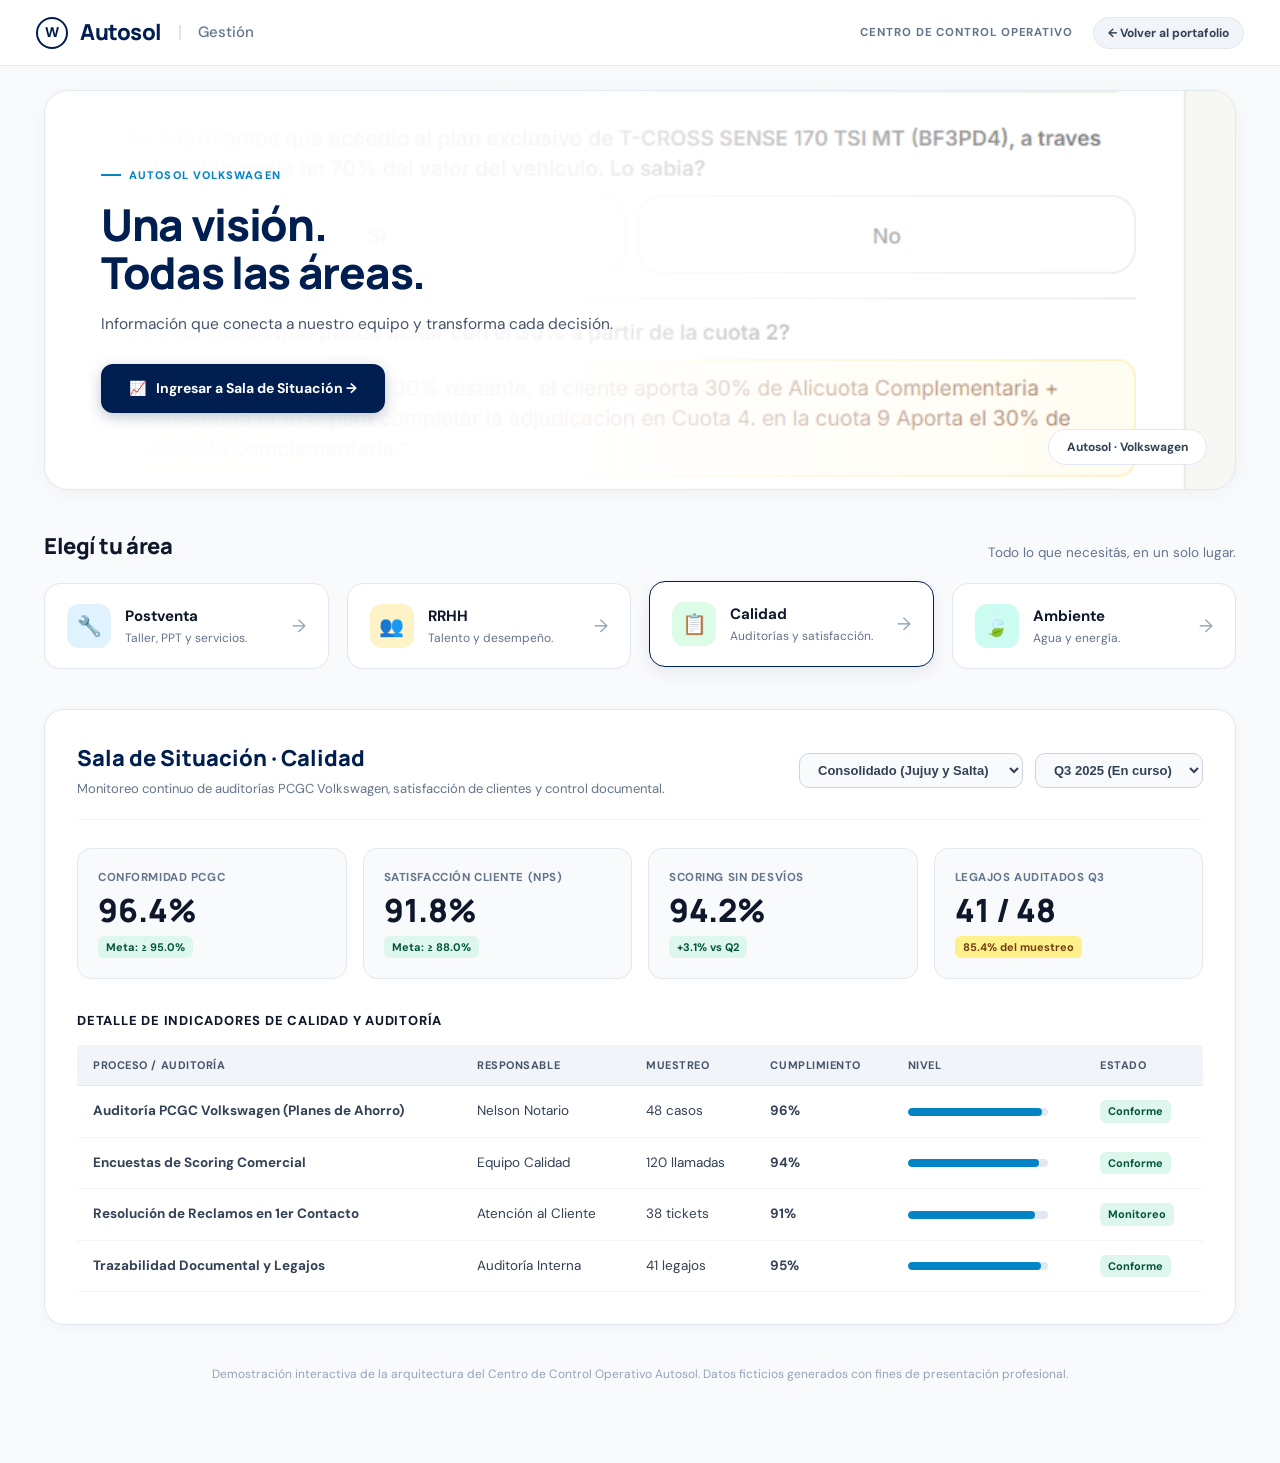
<file: demos/tablero.html>
<!doctype html>
<html lang="es">
<head>
  <meta charset="utf-8">
  <meta name="viewport" content="width=device-width, initial-scale=1">
  <title>Centro de Control Operativo · Autosol Gestión</title>
  <style>
    @import url('https://fonts.googleapis.com/css2?family=DM+Sans:ital,wght@0,400;0,500;0,700;0,800;1,400&family=Manrope:wght@600;700;800&display=swap');

    * { box-sizing: border-box; margin: 0; padding: 0; }
    body {
      font-family: 'DM Sans', -apple-system, BlinkMacSystemFont, "Segoe UI", Roboto, sans-serif;
      background: #F8FAFC;
      color: #0F172A;
      line-height: 1.5;
      padding-bottom: 80px;
    }

    /* Top Bar matching Image 1 */
    .top-header {
      background: #FFFFFF;
      border-bottom: 1px solid #E2E8F0;
      padding: 16px 36px;
      display: flex;
      align-items: center;
      justify-content: space-between;
    }

    .brand-group {
      display: flex;
      align-items: center;
      gap: 12px;
    }

    .vw-logo-pill {
      width: 32px;
      height: 32px;
      border-radius: 50%;
      border: 2px solid #001E50;
      display: flex;
      align-items: center;
      justify-content: center;
      font-weight: 800;
      font-size: 14px;
      color: #001E50;
    }

    .brand-text {
      font-family: 'Manrope', sans-serif;
      font-size: 22px;
      font-weight: 800;
      color: #001E50;
      letter-spacing: -0.02em;
    }

    .brand-divider {
      color: #CBD5E1;
      font-size: 18px;
      font-weight: 300;
      margin: 0 4px;
    }

    .brand-subtext {
      font-size: 15px;
      color: #64748B;
      font-weight: 500;
    }

    .top-right-group {
      display: flex;
      align-items: center;
      gap: 20px;
    }

    .system-title {
      font-size: 11.5px;
      font-weight: 700;
      letter-spacing: 0.08em;
      color: #64748B;
      text-transform: uppercase;
    }

    .btn-back-port {
      background: #F1F5F9;
      border: 1px solid #E2E8F0;
      padding: 6px 14px;
      border-radius: 20px;
      font-size: 12px;
      font-weight: 700;
      color: #334155;
      text-decoration: none;
      transition: all 0.15s ease;
    }
    .btn-back-port:hover {
      background: #0F172A;
      color: #FFFFFF;
      border-color: #0F172A;
    }

    /* Main Container */
    .app-wrap {
      max-width: 1240px;
      margin: 24px auto 0;
      padding: 0 24px;
    }

    /* Hero Banner matching Image 1 */
    .hero-banner {
      position: relative;
      background: linear-gradient(90deg, #FFFFFF 0%, rgba(255, 255, 255, 0.95) 45%, rgba(255, 255, 255, 0.2) 100%),
                  url('assets/centro-control-hero.png') center right / cover no-repeat;
      border-radius: 24px;
      border: 1px solid #E2E8F0;
      min-height: 400px;
      display: flex;
      flex-direction: column;
      justify-content: center;
      padding: 48px 56px;
      box-shadow: 0 4px 20px rgba(0, 0, 0, 0.04);
      margin-bottom: 40px;
      overflow: hidden;
    }

    .hero-content {
      max-width: 520px;
      z-index: 2;
    }

    .hero-eyebrow {
      display: flex;
      align-items: center;
      gap: 8px;
      font-size: 11px;
      font-weight: 800;
      letter-spacing: 0.1em;
      color: #0284C7;
      text-transform: uppercase;
      margin-bottom: 16px;
    }

    .hero-eyebrow::before {
      content: '';
      display: inline-block;
      width: 20px;
      height: 2px;
      background: #0284C7;
    }

    .hero-title {
      font-family: 'Manrope', sans-serif;
      font-size: 44px;
      font-weight: 800;
      line-height: 1.1;
      color: #001E50;
      margin-bottom: 16px;
      letter-spacing: -0.03em;
    }

    .hero-lead {
      font-size: 15.5px;
      color: #475569;
      line-height: 1.5;
      margin-bottom: 28px;
    }

    .btn-situation {
      display: inline-flex;
      align-items: center;
      gap: 10px;
      background: #001E50;
      color: #FFFFFF;
      padding: 14px 28px;
      border-radius: 12px;
      font-size: 14px;
      font-weight: 700;
      border: none;
      cursor: pointer;
      box-shadow: 0 4px 14px rgba(0, 30, 80, 0.25);
      transition: all 0.15s ease;
      text-decoration: none;
    }
    .btn-situation:hover {
      background: #0A2D6C;
      transform: translateY(-1px);
    }

    .badge-dealer {
      position: absolute;
      bottom: 24px;
      right: 28px;
      background: rgba(255, 255, 255, 0.95);
      backdrop-filter: blur(8px);
      border: 1px solid #E2E8F0;
      padding: 8px 18px;
      border-radius: 30px;
      font-size: 12px;
      font-weight: 700;
      color: #334155;
    }

    /* Section "Elegí tu área" matching Image 1 */
    .section-head {
      display: flex;
      justify-content: space-between;
      align-items: flex-end;
      margin-bottom: 20px;
    }

    .section-title {
      font-family: 'Manrope', sans-serif;
      font-size: 22px;
      font-weight: 800;
      color: #0F172A;
      letter-spacing: -0.02em;
    }

    .section-sub {
      font-size: 13.5px;
      color: #64748B;
    }

    /* Area Cards Grid matching Image 1 */
    .areas-grid {
      display: grid;
      grid-template-columns: repeat(4, 1fr);
      gap: 18px;
      margin-bottom: 40px;
    }

    .area-card {
      background: #FFFFFF;
      border: 1px solid #E2E8F0;
      border-radius: 16px;
      padding: 20px 22px;
      display: flex;
      align-items: center;
      justify-content: space-between;
      cursor: pointer;
      transition: all 0.15s ease;
      box-shadow: 0 1px 3px rgba(0, 0, 0, 0.02);
      text-decoration: none;
      color: inherit;
    }

    .area-card:hover, .area-card.active {
      border-color: #001E50;
      box-shadow: 0 6px 16px rgba(0, 30, 80, 0.08);
      transform: translateY(-2px);
    }

    .area-left {
      display: flex;
      align-items: center;
      gap: 14px;
    }

    .area-icon-box {
      width: 44px;
      height: 44px;
      border-radius: 12px;
      display: flex;
      align-items: center;
      justify-content: center;
      font-size: 20px;
    }

    .icon-blue { background: #E0F2FE; color: #0284C7; }
    .icon-yellow { background: #FEF3C7; color: #D97706; }
    .icon-green { background: #DCFCE7; color: #16A34A; }
    .icon-teal { background: #CCFBF1; color: #0D9488; }

    .area-text h3 {
      font-size: 15px;
      font-weight: 700;
      color: #0F172A;
      margin-bottom: 2px;
    }

    .area-text p {
      font-size: 12px;
      color: #64748B;
    }

    .area-arrow {
      color: #94A3B8;
      font-size: 18px;
      transition: transform 0.15s ease;
    }
    .area-card:hover .area-arrow {
      transform: translateX(4px);
      color: #001E50;
    }

    /* Situation Room / Dashboard View */
    .dashboard-panel {
      background: #FFFFFF;
      border: 1px solid #E2E8F0;
      border-radius: 20px;
      padding: 32px;
      box-shadow: 0 4px 16px rgba(0,0,0,0.03);
    }

    .panel-header {
      display: flex;
      justify-content: space-between;
      align-items: center;
      flex-wrap: wrap;
      gap: 16px;
      border-bottom: 1px solid #F1F5F9;
      padding-bottom: 20px;
      margin-bottom: 28px;
    }

    .panel-titles h2 {
      font-family: 'Manrope', sans-serif;
      font-size: 22px;
      font-weight: 800;
      color: #001E50;
      margin-bottom: 4px;
    }

    .panel-titles p {
      font-size: 13px;
      color: #64748B;
    }

    .filter-controls {
      display: flex;
      gap: 12px;
    }

    .select-pill {
      background: #F8FAFC;
      border: 1px solid #CBD5E1;
      padding: 8px 14px;
      border-radius: 10px;
      font-size: 13px;
      font-weight: 600;
      color: #334155;
      outline: none;
      cursor: pointer;
    }

    /* KPI Cards in Situation Room */
    .kpi-grid {
      display: grid;
      grid-template-columns: repeat(4, 1fr);
      gap: 16px;
      margin-bottom: 32px;
    }

    .kpi-card {
      background: #F8FAFC;
      border: 1px solid #E2E8F0;
      border-radius: 14px;
      padding: 20px;
    }

    .kpi-title {
      font-size: 11.5px;
      font-weight: 700;
      text-transform: uppercase;
      letter-spacing: 0.05em;
      color: #64748B;
      margin-bottom: 8px;
    }

    .kpi-val {
      font-family: 'Manrope', sans-serif;
      font-size: 32px;
      font-weight: 800;
      color: #0F172A;
      line-height: 1;
      margin-bottom: 8px;
    }

    .kpi-badge {
      font-size: 11px;
      font-weight: 700;
      padding: 3px 8px;
      border-radius: 6px;
      display: inline-block;
    }

    .badge-ok { background: #DEF7EC; color: #03543F; }
    .badge-warn { background: #FEF08A; color: #713F12; }

    /* Performance Breakdown Table */
    .table-section h4 {
      font-size: 13px;
      font-weight: 800;
      letter-spacing: 0.06em;
      text-transform: uppercase;
      color: #0F172A;
      margin-bottom: 14px;
    }

    .custom-table {
      width: 100%;
      border-collapse: collapse;
      font-size: 13.5px;
    }

    .custom-table th {
      background: #F1F5F9;
      color: #475569;
      font-weight: 700;
      text-transform: uppercase;
      font-size: 11px;
      letter-spacing: 0.05em;
      padding: 12px 16px;
      text-align: left;
      border-bottom: 1px solid #E2E8F0;
    }

    .custom-table td {
      padding: 14px 16px;
      border-bottom: 1px solid #F1F5F9;
      color: #334155;
    }

    .progress-bar-small {
      height: 8px;
      background: #E2E8F0;
      border-radius: 4px;
      overflow: hidden;
      width: 140px;
    }

    .progress-bar-small .bar {
      height: 100%;
      background: #0284C7;
      border-radius: 4px;
    }

    .notice-disclaimer {
      text-align: center;
      font-size: 12px;
      color: #94A3B8;
      margin-top: 40px;
    }

    @media (max-width: 900px) {
      .areas-grid { grid-template-columns: repeat(2, 1fr); }
      .kpi-grid { grid-template-columns: repeat(2, 1fr); }
      .hero-title { font-size: 32px; }
      .hero-banner { min-height: auto; padding: 36px 28px; }
      .top-header { padding: 16px 20px; }
    }

    @media (max-width: 600px) {
      .areas-grid { grid-template-columns: 1fr; }
      .kpi-grid { grid-template-columns: 1fr; }
      .badge-dealer { position: static; margin-top: 20px; display: inline-block; }
    }
  </style>
</head>
<body>

  <!-- Top Bar matching Image 1 -->
  <header class="top-header">
    <div class="brand-group">
      <div class="vw-logo-pill">W</div>
      <div class="brand-text">Autosol</div>
      <div class="brand-divider">|</div>
      <div class="brand-subtext">Gestión</div>
    </div>

    <div class="top-right-group">
      <span class="system-title">CENTRO DE CONTROL OPERATIVO</span>
      <a href="../index.html" class="btn-back-port">← Volver al portafolio</a>
    </div>
  </header>

  <main class="app-wrap">

    <!-- Hero Banner matching Image 1 -->
    <section class="hero-banner">
      <div class="hero-content">
        <div class="hero-eyebrow">Autosol Volkswagen</div>
        <h1 class="hero-title">Una visión.<br>Todas las áreas.</h1>
        <p class="hero-lead">Información que conecta a nuestro equipo y transforma cada decisión.</p>
        <a href="#sala-situacion" class="btn-situation" id="btn-scroll-situation">
          <span>📈</span> Ingresar a Sala de Situación →
        </a>
      </div>
      <div class="badge-dealer">Autosol · Volkswagen</div>
    </section>

    <!-- "Elegí tu área" Section matching Image 1 -->
    <section>
      <div class="section-head">
        <h2 class="section-title">Elegí tu área</h2>
        <span class="section-sub">Todo lo que necesitás, en un solo lugar.</span>
      </div>

      <div class="areas-grid">
        <!-- Postventa -->
        <div class="area-card" data-area="postventa">
          <div class="area-left">
            <div class="area-icon-box icon-blue">🔧</div>
            <div class="area-text">
              <h3>Postventa</h3>
              <p>Taller, PPT y servicios.</p>
            </div>
          </div>
          <span class="area-arrow">→</span>
        </div>

        <!-- RRHH -->
        <div class="area-card" data-area="rrhh">
          <div class="area-left">
            <div class="area-icon-box icon-yellow">👥</div>
            <div class="area-text">
              <h3>RRHH</h3>
              <p>Talento y desempeño.</p>
            </div>
          </div>
          <span class="area-arrow">→</span>
        </div>

        <!-- Calidad (Core) -->
        <div class="area-card active" data-area="calidad">
          <div class="area-left">
            <div class="area-icon-box icon-green">📋</div>
            <div class="area-text">
              <h3>Calidad</h3>
              <p>Auditorías y satisfacción.</p>
            </div>
          </div>
          <span class="area-arrow">→</span>
        </div>

        <!-- Ambiente -->
        <div class="area-card" data-area="ambiente">
          <div class="area-left">
            <div class="area-icon-box icon-teal">🍃</div>
            <div class="area-text">
              <h3>Ambiente</h3>
              <p>Agua y energía.</p>
            </div>
          </div>
          <span class="area-arrow">→</span>
        </div>
      </div>
    </section>

    <!-- Dashboard Panel (Sala de Situación) -->
    <section class="dashboard-panel" id="sala-situacion">
      <div class="panel-header">
        <div class="panel-titles">
          <h2 id="area-title">Sala de Situación · Calidad</h2>
          <p id="area-desc">Monitoreo continuo de auditorías PCGC Volkswagen, satisfacción de clientes y control documental.</p>
        </div>

        <div class="filter-controls">
          <select class="select-pill" id="filter-branch">
            <option value="consolidado">Consolidado (Jujuy y Salta)</option>
            <option value="jujuy">Sede San Salvador de Jujuy</option>
            <option value="salta">Sede Salta Capital</option>
          </select>

          <select class="select-pill" id="filter-quarter">
            <option value="q3">Q3 2025 (En curso)</option>
            <option value="q2">Q2 2025</option>
            <option value="q1">Q1 2025</option>
          </select>
        </div>
      </div>

      <!-- KPI Grid -->
      <div class="kpi-grid">
        <div class="kpi-card">
          <div class="kpi-title">Conformidad PCGC</div>
          <div class="kpi-val" id="kpi-pcgc">96.4%</div>
          <span class="kpi-badge badge-ok">Meta: ≥ 95.0%</span>
        </div>

        <div class="kpi-card">
          <div class="kpi-title">Satisfacción Cliente (NPS)</div>
          <div class="kpi-val" id="kpi-nps">91.8%</div>
          <span class="kpi-badge badge-ok">Meta: ≥ 88.0%</span>
        </div>

        <div class="kpi-card">
          <div class="kpi-title">Scoring sin Desvíos</div>
          <div class="kpi-val" id="kpi-scoring">94.2%</div>
          <span class="kpi-badge badge-ok">+3.1% vs Q2</span>
        </div>

        <div class="kpi-card">
          <div class="kpi-title">Legajos Auditados Q3</div>
          <div class="kpi-val" id="kpi-legajos">41 / 48</div>
          <span class="kpi-badge badge-warn">85.4% del muestreo</span>
        </div>
      </div>

      <!-- Detail Table -->
      <div class="table-section">
        <h4 id="table-title">Detalle de Indicadores por Proceso</h4>
        <div style="overflow-x: auto;">
          <table class="custom-table">
            <thead>
              <tr>
                <th>Proceso / Auditoría</th>
                <th>Responsable</th>
                <th>Muestreo</th>
                <th>Cumplimiento</th>
                <th>Nivel</th>
                <th>Estado</th>
              </tr>
            </thead>
            <tbody id="table-body">
              <!-- Rendered via JS -->
            </tbody>
          </table>
        </div>
      </div>
    </section>

    <div class="notice-disclaimer">
      Demostración interactiva de la arquitectura del Centro de Control Operativo Autosol. Datos ficticios generados con fines de presentación profesional.
    </div>

  </main>

  <script src="tablero.js"></script>
</body>
</html>
</file>
<file: styles.css>
@import url('https://fonts.googleapis.com/css2?family=DM+Sans:ital,wght@0,400;0,500;0,600;0,700;1,400&family=Manrope:wght@450;500;550;600;650;700;800&display=swap');

/* ==========================================================================
   COMPOUND EDITORIAL SYSTEM — DESIGN TOKENS DEFINITIVOS
   Inspirado en la precisión gráfica de Compound (Ink-on-paper quiet wealth journal)
   ========================================================================== */
:root {
  /* Compound Color Palette */
  --color-ink: #171717;
  --color-paper: #ffffff;
  --color-graphite-hairline: #e5e7eb;
  --color-vellum: #f3f3f3;
  --color-slate: #6f6f6f;
  --color-pewter: #5e5e5e;
  --color-ash: #a0a0a0;
  --color-carbon: #222222;
  --color-stone: #c7c7c7;
  --color-cream-notice: #ffe9bf;

  /* Theme Mappings */
  --bg-white: var(--color-paper);
  --bg-ivory: var(--color-vellum);
  --bg-dark: var(--color-ink);
  --bg-dark-secondary: var(--color-carbon);

  --ink-primary: var(--color-ink);
  --ink-secondary: var(--color-carbon);
  --ink-muted: var(--color-slate);
  --ink-light: var(--color-ash);
  --ink-pewter: var(--color-pewter);

  --border-subtle: var(--color-graphite-hairline);
  --border-strong: var(--color-ink);
  --accent-slate: #4b5563;

  /* Tipografías */
  --font-display: 'Manrope', -apple-system, BlinkMacSystemFont, "Segoe UI", Roboto, sans-serif;
  --font-body: 'DM Sans', -apple-system, BlinkMacSystemFont, "Segoe UI", Roboto, sans-serif;

  /* Compound Ethereal Multi-layer Shadows */
  --shadow-xl: rgba(0, 0, 0, 0.01) 0px 128px 51px 0px, rgba(0, 0, 0, 0.02) 0px 72px 43px 0px, rgba(0, 0, 0, 0.03) 0px 32px 32px 0px, rgba(0, 0, 0, 0.04) 0px 8px 18px 0px;
  --shadow-xl-2: rgba(194, 194, 194, 0.01) 0px 168px 67px 0px, rgba(194, 194, 194, 0.05) 0px 94px 57px 0px, rgba(194, 194, 194, 0.09) 0px 42px 42px 0px, rgba(194, 194, 194, 0.1) 0px 10px 23px 0px;
  --shadow-xl-3: rgba(207, 207, 207, 0.01) 0px 132px 53px 0px, rgba(207, 207, 207, 0.05) 0px 74px 44px 0px, rgba(207, 207, 207, 0.09) 0px 33px 33px 0px, rgba(207, 207, 207, 0.1) 0px 8px 18px 0px;

  /* Espaciado y Dimensiones */
  --container-max: 1380px;
  --radius-sm: 8px;
  --radius-card: 20px;
  --radius-lg-card: 24px;
  --radius-pill: 9999px;
}

*, *::before, *::after {
  box-sizing: border-box;
}

html {
  scroll-behavior: smooth;
  scroll-padding-top: 84px;
  -webkit-font-smoothing: antialiased;
  -moz-osx-font-smoothing: grayscale;
}

body {
  margin: 0;
  background-color: var(--bg-white);
  color: var(--ink-secondary);
  font-family: var(--font-body);
  font-size: 16.5px;
  line-height: 1.7;
  width: 100%;
  overflow-x: hidden;
}

h1, h2, h3, h4, h5, p {
  margin-top: 0;
}

h1, h2, h3, h4 {
  font-family: var(--font-display);
  color: var(--ink-primary);
  line-height: 1.15;
  letter-spacing: -0.035em;
  font-weight: 700;
}

h1 {
  font-size: clamp(2.6rem, 5.2vw, 4.2rem);
  letter-spacing: -0.04em;
  margin-bottom: 20px;
  font-weight: 800;
}

h2 {
  font-size: clamp(2.25rem, 4vw, 3rem);
  letter-spacing: -0.03em;
  margin-bottom: 16px;
  font-weight: 700;
}

h3 {
  font-size: 1.35rem;
  font-weight: 700;
  margin-bottom: 8px;
}

p {
  margin-bottom: 1.15em;
}

p:last-child {
  margin-bottom: 0;
}

a {
  color: inherit;
  text-decoration: none;
}

button {
  font-family: inherit;
  cursor: pointer;
  border: none;
  background: none;
}

button:focus-visible, a:focus-visible, input:focus-visible, select:focus-visible {
  outline: 2px solid var(--ink-primary);
  outline-offset: 3px;
}

/* ==========================================================================
   ESTRUCTURA & WRAPPER
   ========================================================================== */
.wrap {
  width: 100%;
  max-width: var(--container-max);
  margin: 0 auto;
  padding: 0 clamp(20px, 3.5vw, 48px);
}

.skip {
  position: absolute;
  top: -999px;
  left: 20px;
  background: #171717;
  color: #FFFFFF;
  padding: 12px 20px;
  border-radius: var(--radius-pill);
  z-index: 1000;
  font-weight: 600;
}

.skip:focus {
  top: 16px;
}

.eyebrow {
  font-family: var(--font-display);
  font-size: 12px;
  font-weight: 700;
  letter-spacing: 0.12em;
  text-transform: uppercase;
  color: var(--ink-muted);
  margin-bottom: 20px;
  display: block;
}

.muted {
  color: var(--ink-muted);
}

/* ==========================================================================
   COMPOUND ANNOUNCEMENT BAR (Warm Cream Ribbon #ffe9bf)
   ========================================================================== */
.announcement-bar {
  background-color: var(--color-cream-notice);
  color: var(--color-ink);
  font-family: var(--font-body);
  font-size: 13px;
  line-height: 1.4;
  border-bottom: 1px solid rgba(0, 0, 0, 0.06);
  position: relative;
  z-index: 101;
}

.announcement-inner {
  display: flex;
  align-items: center;
  justify-content: center;
  gap: 12px;
  padding: 8px clamp(16px, 3vw, 32px);
  text-align: center;
  flex-wrap: wrap;
}

.announcement-badge {
  background: var(--color-ink);
  color: #FFFFFF;
  font-size: 11px;
  font-weight: 750;
  letter-spacing: 0.08em;
  text-transform: uppercase;
  padding: 2.5px 9px;
  border-radius: var(--radius-pill);
  display: inline-flex;
  align-items: center;
}

.announcement-text {
  font-weight: 550;
  color: var(--color-ink);
}

.announcement-link {
  display: inline-flex;
  align-items: center;
  gap: 4px;
  font-weight: 700;
  text-decoration: underline;
  text-underline-offset: 3px;
  color: var(--color-ink);
  transition: opacity 0.16s ease;
}

.announcement-link:hover {
  opacity: 0.7;
}

/* ==========================================================================
   COMPOUND SECTION DIVIDER (Hairline stroke broken by centered label)
   ========================================================================== */
.compound-section-divider {
  display: flex;
  align-items: center;
  margin: 64px 0 40px;
  gap: 16px;
}

.compound-section-divider::before,
.compound-section-divider::after {
  content: '';
  flex: 1;
  border-bottom: 1px solid var(--color-graphite-hairline);
}

.compound-divider-label {
  font-family: var(--font-display);
  font-size: 12px;
  font-weight: 750;
  letter-spacing: 0.14em;
  text-transform: uppercase;
  color: var(--color-slate);
  padding: 0 12px;
  white-space: nowrap;
}

/* ==========================================================================
   HEADER & NAVEGACIÓN LIMPIA
   ========================================================================== */
.header {
  position: sticky;
  top: 0;
  z-index: 100;
  background: rgba(255, 255, 255, 0.94);
  backdrop-filter: blur(14px);
  -webkit-backdrop-filter: blur(14px);
  border-bottom: 1px solid var(--border-subtle);
  transition: all 0.2s ease;
}

.nav {
  min-height: 72px;
  display: flex;
  align-items: center;
  justify-content: space-between;
  gap: 24px;
}

.brand {
  display: flex;
  align-items: center;
  gap: 12px;
  font-family: var(--font-display);
  font-weight: 800;
  font-size: 16px;
  letter-spacing: -0.02em;
  color: var(--ink-primary);
}

.brand-dot {
  width: 8px;
  height: 8px;
  border-radius: 50%;
  background-color: var(--ink-primary);
}

.brand-subtitle {
  font-size: 13px;
  font-weight: 500;
  color: var(--ink-muted);
  border-left: 1px solid var(--border-subtle);
  padding-left: 12px;
  letter-spacing: normal;
}

.nav nav {
  display: flex;
  align-items: center;
  gap: 8px;
}

.nav nav a {
  font-size: 14px;
  font-weight: 550;
  color: var(--ink-muted);
  padding: 8px 16px;
  border-radius: var(--radius-pill);
  transition: all 0.16s ease;
}

.nav nav a:hover {
  color: var(--ink-primary);
  background: var(--bg-alt);
}

.nav-cta {
  font-size: 13.5px !important;
  font-weight: 650 !important;
  color: #FFFFFF !important;
  background: #171717 !important;
  padding: 8px 18px !important;
  border-radius: var(--radius-pill);
  margin-left: 8px;
  transition: opacity 0.16s ease !important;
}

.nav-cta:hover {
  opacity: 0.85;
}

.menu {
  display: none;
  background: transparent;
  border: 1px solid var(--border-subtle);
  border-radius: var(--radius-pill);
  padding: 8px 16px;
  font-size: 13px;
  font-weight: 600;
  color: var(--ink-primary);
}

/* ==========================================================================
   HERO EDITORIAL ASIMÉTRICO CON 3D ESTRUCTURAL
   ========================================================================== */
.hero {
  padding-top: clamp(48px, 7vh, 88px);
  padding-bottom: clamp(64px, 8vh, 96px);
}

.hero-grid {
  display: grid;
  grid-template-columns: 1.15fr 0.85fr;
  gap: clamp(32px, 5vw, 64px);
  align-items: center;
}

.hero-content {
  max-width: 680px;
}

.eyebrow-pill {
  display: inline-flex;
  align-items: center;
  gap: 8px;
  background: var(--bg-alt);
  border: 1px solid var(--border-subtle);
  padding: 6px 14px;
  border-radius: var(--radius-pill);
  font-size: 12px;
  font-weight: 800;
  letter-spacing: 0.1em;
  color: var(--ink-muted);
  text-transform: uppercase;
  margin-bottom: 24px;
}

.pulse-dot {
  width: 7px;
  height: 7px;
  border-radius: 50%;
  background: #171717;
  display: inline-block;
}

.hero h1 {
  font-size: clamp(2.4rem, 4.4vw, 3.8rem);
  line-height: 1.12;
  letter-spacing: -0.04em;
  margin-bottom: 20px;
  color: var(--ink-primary);
}

.hero-punchline {
  font-size: clamp(1.15rem, 1.8vw, 1.35rem);
  line-height: 1.5;
  color: var(--ink-primary);
  font-weight: 550;
  margin-bottom: 20px;
  letter-spacing: -0.015em;
  border-left: 2px solid var(--ink-primary);
  padding-left: 16px;
}

.hero-punchline strong {
  color: var(--ink-primary);
  font-weight: 700;
}

.hero-lead {
  font-size: 16.5px;
  color: #4B5563;
  line-height: 1.7;
  margin-bottom: 32px;
}

/* Hero 3D Structural Canvas Box (Compound Elevation & Translucent Depth) */
.hero-3d-box {
  position: relative;
  width: 100%;
  aspect-ratio: 1 / 1;
  max-width: 520px;
  margin: 0 auto;
  background: radial-gradient(circle at 50% 45%, #FFFFFF 0%, #FAFAFA 55%, var(--color-vellum) 100%);
  border: 1px solid var(--border-subtle);
  border-radius: var(--radius-card);
  display: flex;
  flex-direction: column;
  align-items: center;
  justify-content: center;
  overflow: hidden;
  box-shadow: var(--shadow-xl-3);
  transition: transform 0.4s cubic-bezier(0.16, 1, 0.3, 1), box-shadow 0.4s cubic-bezier(0.16, 1, 0.3, 1);
  animation: floatLevitate 6s ease-in-out infinite;
}

@keyframes floatLevitate {
  0%, 100% {
    transform: translateY(0);
  }
  50% {
    transform: translateY(-6px);
  }
}

.hero-3d-box:hover {
  box-shadow: var(--shadow-xl-2);
}

#hero3dCanvas {
  width: 100%;
  height: 100%;
  display: block;
  cursor: grab;
}

#hero3dCanvas:active {
  cursor: grabbing;
}

.hero-3d-caption {
  position: absolute;
  bottom: 14px;
  left: 18px;
  right: 18px;
  display: flex;
  justify-content: space-between;
  align-items: center;
  font-size: 12px;
  font-weight: 600;
  color: var(--ink-muted);
  letter-spacing: 0.04em;
  pointer-events: none;
}

.hero-3d-caption span {
  display: inline-flex;
  align-items: center;
  gap: 6px;
}

.hero-3d-caption .node-indicator {
  width: 6px;
  height: 6px;
  border-radius: 50%;
  background: var(--ink-primary);
}

.hero-3d-static-fallback {
  display: none;
  width: 80%;
  height: 80%;
}

@media (prefers-reduced-motion: reduce) {
  #hero3dCanvas { display: none; }
  .hero-3d-static-fallback { display: block; }
}

.actions {
  display: flex;
  gap: 14px;
  flex-wrap: wrap;
  align-items: center;
}

/* Botones en píldora monocromáticos */
.btn {
  display: inline-flex;
  align-items: center;
  justify-content: center;
  gap: 8px;
  padding: 13px 26px;
  border-radius: var(--radius-pill);
  font-size: 14px;
  font-weight: 650;
  transition: all 0.16s ease;
  cursor: pointer;
  border: 1px solid transparent;
  white-space: nowrap;
}

.btn.primary {
  background: var(--color-ink);
  color: #FFFFFF;
  border-radius: var(--radius-pill);
  box-shadow: 0 2px 6px rgba(0, 0, 0, 0.08);
  transition: transform 0.22s cubic-bezier(0.16, 1, 0.3, 1), background-color 0.2s ease, box-shadow 0.22s ease;
}

.btn.primary:hover {
  background: #000000;
  transform: translateY(-2px);
  box-shadow: 0 6px 20px rgba(0, 0, 0, 0.16);
}

.btn.secondary {
  background: #FFFFFF;
  border: 1px solid var(--border-subtle);
  color: var(--ink-primary);
  border-radius: var(--radius-pill);
  transition: transform 0.22s cubic-bezier(0.16, 1, 0.3, 1), background-color 0.2s ease, border-color 0.2s ease, box-shadow 0.22s ease;
}

.btn.secondary:hover {
  border-color: #CBD5E1;
  background: var(--color-vellum);
  transform: translateY(-2px);
  box-shadow: var(--shadow-xl);
}

.btn.ghost {
  background: transparent;
  color: var(--ink-muted);
}

.btn.ghost:hover {
  color: var(--ink-primary);
}

/* ==========================================================================
   SECCIONES & TIPOGRAFÍA
   ========================================================================== */
.section {
  padding: var(--section-pad) 0;
  border-top: 1px solid var(--border-subtle);
}

.section.alt {
  background-color: var(--bg-alt);
}

.section-head {
  display: flex;
  justify-content: space-between;
  align-items: flex-end;
  gap: 32px;
  margin-bottom: 48px;
}

.section-intro {
  max-width: 480px;
  color: var(--ink-muted);
  font-size: 15.5px;
  line-height: 1.6;
}

/* ==========================================================================
   PROYECTOS DESTACADOS (3 CASOS MONUMENTALES)
   ========================================================================== */
.featured-projects {
  display: flex;
  flex-direction: column;
  gap: 48px;
}

.project-case {
  background: var(--bg-primary);
  border: 1px solid var(--border-subtle);
  border-radius: var(--radius-card);
  overflow: hidden;
  transition: border-color 0.2s ease;
}

.project-case:hover {
  border-color: var(--ink-primary);
}

.case-grid {
  display: grid;
  grid-template-columns: 1.25fr 1fr;
  align-items: stretch;
}

.case-grid.reverse {
  grid-template-columns: 1fr 1.25fr;
}

.case-preview {
  background: var(--bg-alt);
  border-right: 1px solid var(--border-subtle);
  padding: 36px;
  display: flex;
  align-items: center;
  justify-content: center;
}

.case-grid.reverse .case-preview {
  border-right: none;
  border-left: 1px solid var(--border-subtle);
}

.case-content {
  padding: 44px 40px;
  display: flex;
  flex-direction: column;
  justify-content: center;
}

.case-badge {
  font-size: 12px;
  font-weight: 700;
  letter-spacing: 0.1em;
  text-transform: uppercase;
  color: var(--ink-muted);
  margin-bottom: 12px;
}

.case-content h3 {
  font-size: 1.65rem;
  letter-spacing: -0.03em;
  margin-bottom: 14px;
}

.case-problem {
  font-size: 14.5px;
  color: var(--ink-muted);
  line-height: 1.65;
  margin-bottom: 24px;
}

.case-meta {
  display: flex;
  gap: 16px;
  font-size: 12.5px;
  color: var(--ink-secondary);
  font-weight: 600;
  margin-bottom: 28px;
  padding-bottom: 20px;
  border-bottom: 1px solid var(--border-subtle);
}

.case-meta span {
  display: flex;
  align-items: center;
  gap: 6px;
}

.case-actions {
  display: flex;
  gap: 12px;
  align-items: center;
}

.btn-open-demo {
  display: inline-flex;
  align-items: center;
  gap: 8px;
  padding: 10px 20px;
  background: #171717;
  color: #FFFFFF;
  border-radius: var(--radius-pill);
  font-size: 13.5px;
  font-weight: 650;
  transition: opacity 0.16s ease;
}

.btn-open-demo:hover {
  opacity: 0.85;
}

.btn-view-detail {
  font-size: 13.5px;
  font-weight: 650;
  color: var(--ink-primary);
  padding: 10px 18px;
  border: 1px solid var(--border-subtle);
  border-radius: var(--radius-pill);
  transition: border-color 0.16s ease;
}

.btn-view-detail:hover {
  border-color: var(--ink-primary);
}

/* Enlace a todos los proyectos */
.all-projects-cta {
  text-align: center;
  margin-top: 56px;
  padding-top: 36px;
  border-top: 1px solid var(--border-subtle);
}

/* ==========================================================================
   EXPERIENCIA LABORAL
   ========================================================================== */
.experience-list {
  display: flex;
  flex-direction: column;
}

.experience-item {
  display: grid;
  grid-template-columns: 260px 1fr;
  gap: 48px;
  padding: 44px 0;
  border-top: 1px solid var(--border-subtle);
}

.experience-item:first-child {
  border-top: none;
  padding-top: 8px;
}

.job-meta {
  padding-right: 16px;
}

.job-date {
  font-size: 12px;
  font-weight: 700;
  letter-spacing: 0.1em;
  color: var(--ink-muted);
  text-transform: uppercase;
  margin-bottom: 4px;
}

.job-company {
  font-size: 15px;
  font-weight: 700;
  color: var(--ink-primary);
}

.job-location {
  font-size: 13.5px;
  color: var(--ink-muted);
  margin-top: 4px;
}

.job-content h3 {
  font-size: 1.45rem;
  margin-bottom: 12px;
}

.bullets-list {
  list-style: none;
  padding: 0;
  margin: 20px 0 0 0;
  display: grid;
  grid-template-columns: repeat(2, 1fr);
  gap: 12px 28px;
}

.bullets-list li {
  font-size: 14px;
  color: var(--ink-secondary);
  position: relative;
  padding-left: 18px;
  line-height: 1.6;
}

.bullets-list li::before {
  content: '—';
  position: absolute;
  left: 0;
  color: var(--ink-light);
}

/* ==========================================================================
   FORMACIÓN ACADÉMICA
   ========================================================================== */
.education-grid {
  display: grid;
  grid-template-columns: repeat(3, 1fr);
  gap: 24px;
}

.education-card {
  background: var(--bg-primary);
  border: 1px solid var(--border-subtle);
  border-radius: var(--radius-card);
  padding: 32px 28px;
  border-top: 3px solid var(--ink-primary);
  display: flex;
  flex-direction: column;
}

.education-status {
  font-size: 12px;
  font-weight: 750;
  letter-spacing: 0.12em;
  color: var(--ink-muted);
  text-transform: uppercase;
  margin-bottom: 12px;
}

.education-card h3 {
  font-size: 1.25rem;
  margin-bottom: 8px;
}

.education-institution {
  font-size: 14px;
  font-weight: 600;
  color: var(--ink-primary);
  margin-bottom: 8px;
}

.education-note {
  font-size: 13.5px;
  color: var(--ink-muted);
  line-height: 1.6;
  margin-top: auto;
  padding-top: 16px;
  border-top: 1px solid var(--border-subtle);
}

/* ==========================================================================
   CONTACTO
   ========================================================================== */
.contact-section {
  padding: 104px 0 88px;
}

.contact-wrap {
  display: grid;
  grid-template-columns: 1.15fr 0.85fr;
  gap: 72px;
  align-items: center;
}

.contact-lead {
  font-size: 1.15rem;
  line-height: 1.7;
  color: var(--ink-muted);
  margin-bottom: 36px;
}

.contact-channels {
  background: var(--bg-alt);
  border: 1px solid var(--border-subtle);
  border-radius: var(--radius-card);
  padding: 36px;
}

.channel-item {
  display: flex;
  align-items: center;
  justify-content: space-between;
  padding: 14px 0;
  border-bottom: 1px solid var(--border-subtle);
}

.channel-item:last-child {
  border-bottom: none;
  padding-bottom: 0;
}

.channel-item:first-child {
  padding-top: 0;
}

.channel-label {
  font-size: 12px;
  text-transform: uppercase;
  letter-spacing: 0.1em;
  color: var(--ink-muted);
  font-weight: 700;
}

.channel-value {
  color: var(--ink-primary);
  font-weight: 600;
  font-size: 14.5px;
}

.channel-value:hover {
  text-decoration: underline;
}

/* ==========================================================================
   FOOTER
   ========================================================================== */
footer {
  border-top: 1px solid var(--border-subtle);
  padding: 32px 0;
}

.footer-content {
  display: flex;
  justify-content: space-between;
  align-items: center;
  gap: 20px;
  font-size: 13px;
  color: var(--ink-muted);
}

/* ==========================================================================
   MODAL DE ESTUDIO DE CASO (Sin enlaces a repos)
   ========================================================================== */
dialog {
  max-width: 920px;
  width: calc(100% - 40px);
  max-height: 90vh;
  border: 1px solid var(--border-subtle);
  border-radius: 16px;
  padding: 0;
  background: #FFFFFF;
  box-shadow: 0 24px 80px rgba(0, 0, 0, 0.18);
  color: var(--ink-secondary);
  overflow-y: auto;
}

dialog::backdrop {
  background: rgba(23, 23, 23, 0.6);
  backdrop-filter: blur(8px);
  -webkit-backdrop-filter: blur(8px);
}

.close-btn {
  position: sticky;
  top: 18px;
  float: right;
  margin: 18px 24px -50px 0;
  z-index: 20;
  border: 1px solid var(--border-subtle);
  background: #FFFFFF;
  border-radius: var(--radius-pill);
  padding: 8px 16px;
  font-size: 12px;
  font-weight: 700;
  color: var(--ink-primary);
  transition: all 0.15s ease;
}

.close-btn:hover {
  background: var(--bg-alt);
}

.dialog-body {
  padding: 44px;
}

.dialog-body h2 {
  font-size: clamp(1.8rem, 3.2vw, 2.4rem);
  margin-top: 8px;
  margin-bottom: 12px;
}

.dialog-lead {
  font-size: 16px;
  color: var(--ink-muted);
  line-height: 1.65;
  margin-bottom: 28px;
}

.dialog-grid-2x2 {
  display: grid;
  grid-template-columns: repeat(2, 1fr);
  gap: 20px;
  margin: 28px 0;
}

.dialog-card {
  background: var(--bg-alt);
  border: 1px solid var(--border-subtle);
  border-radius: 10px;
  padding: 22px;
}

.dialog-card h3 {
  font-size: 12px;
  text-transform: uppercase;
  letter-spacing: 0.1em;
  color: var(--ink-primary);
  font-weight: 800;
  margin-bottom: 8px;
}

.dialog-card p {
  font-size: 14.5px;
  line-height: 1.6;
  color: var(--ink-secondary);
  margin-bottom: 0;
}

.dialog-role {
  background: #FFFFFF;
  border: 1px solid var(--border-subtle);
  border-left: 3px solid var(--ink-primary);
  border-radius: 8px;
  padding: 22px;
  margin: 24px 0;
}

.dialog-role h3 {
  font-size: 12.5px;
  text-transform: uppercase;
  letter-spacing: 0.08em;
  color: var(--ink-primary);
  margin-bottom: 8px;
}

.dialog-role p {
  font-size: 14.5px;
  line-height: 1.6;
  margin: 0;
}

.dialog-actions {
  display: flex;
  gap: 12px;
  flex-wrap: wrap;
  align-items: center;
  margin-top: 28px;
  padding-top: 24px;
  border-top: 1px solid var(--border-subtle);
}

.disclaimer-note {
  font-size: 12px;
  color: var(--ink-muted);
  margin-top: 16px;
}

/* ==========================================================================
   RESPONSIVE DESIGN
   ========================================================================== */
@media (max-width: 960px) {
  .hero-grid {
    grid-template-columns: 1fr;
    gap: 40px;
  }
  .hero-3d-box {
    max-width: 440px;
  }
  .case-grid, .case-grid.reverse {
    grid-template-columns: 1fr;
  }
  .case-preview {
    border-right: none;
    border-bottom: 1px solid var(--border-subtle);
  }
  .case-grid.reverse .case-preview {
    border-left: none;
    border-bottom: 1px solid var(--border-subtle);
  }
  .experience-item {
    grid-template-columns: 1fr;
    gap: 12px;
  }
  .education-grid {
    grid-template-columns: 1fr;
  }
  .contact-wrap {
    grid-template-columns: 1fr;
    gap: 40px;
  }
  .bullets-list {
    grid-template-columns: 1fr;
  }
  .dialog-grid-2x2 {
    grid-template-columns: 1fr;
  }
}

@media (max-width: 768px) {
  .wrap {
    padding: 0 20px;
  }
  .brand-subtitle {
    display: none;
  }
  .menu {
    display: block;
  }
  .nav nav {
    display: none;
    position: absolute;
    top: 72px;
    left: 0;
    right: 0;
    background: #FFFFFF;
    padding: 24px;
    flex-direction: column;
    align-items: stretch;
    gap: 12px;
    border-bottom: 1px solid var(--border-subtle);
    box-shadow: 0 16px 32px rgba(0, 0, 0, 0.08);
  }
  .nav nav.open {
    display: flex;
  }
  .nav-cta {
    justify-content: center;
    margin-left: 0;
  }
  .hero {
    padding-top: 64px;
    padding-bottom: 64px;
  }
  .section {
    padding: 72px 0;
  }
  .section-head {
    flex-direction: column;
    align-items: flex-start;
    gap: 12px;
  }
  .case-content {
    padding: 28px 20px;
  }
  .dialog-body {
    padding: 28px 20px;
  }
  .footer-content {
    flex-direction: column;
    text-align: center;
    gap: 10px;
  }
}


/* ==========================================================================
   EDITORIAL MINIMALIST EXTENSIONS (SECTIONS, CASES, ARCHIVE, MODAL)
   ========================================================================== */

.section-editorial {
  padding: 96px 0;
  border-top: 1px solid var(--border-subtle);
}

.section-header-editorial {
  margin-bottom: 48px;
}

.section-tag-editorial {
  font-size: 12px;
  font-weight: 800;
  letter-spacing: 0.12em;
  text-transform: uppercase;
  color: var(--ink-muted);
  margin-bottom: 12px;
  display: inline-block;
}

.section-lead-editorial {
  font-size: 17px;
  color: var(--ink-muted);
  max-width: 680px;
  line-height: 1.6;
}

/* Featured Monumental Cases */
.featured-cases-stack {
  display: flex;
  flex-direction: column;
  gap: 36px;
  margin-bottom: 48px;
}

.case-card-monumental {
  background: #FFFFFF;
  border: 1px solid var(--border-subtle);
  border-radius: 16px;
  padding: 36px 40px;
  transition: transform 0.2s ease, box-shadow 0.2s ease;
}

.case-card-monumental:hover {
  border-color: #CBD5E1;
  box-shadow: 0 12px 32px rgba(0, 0, 0, 0.04);
}

.case-header-row {
  display: flex;
  justify-content: space-between;
  align-items: center;
  margin-bottom: 24px;
  flex-wrap: wrap;
  gap: 12px;
}

.pill-category {
  background: var(--bg-alt);
  border: 1px solid var(--border-subtle);
  padding: 5px 14px;
  border-radius: var(--radius-pill);
  font-size: 12px;
  font-weight: 700;
  color: var(--ink-secondary);
}

.badge-status-clean {
  font-size: 12px;
  font-weight: 700;
  color: var(--ink-muted);
  letter-spacing: 0.04em;
}

.case-grid-content {
  display: grid;
  gap: 32px;
}

/* ==========================================================================
   RITMO VISUAL EDITORIAL — BANDAS DE SECCIÓN COMPLETAS
   ========================================================================== */
.section-band {
  width: 100%;
  padding: clamp(68px, 8vw, 104px) 0;
}

.section-band.bg-white {
  background-color: var(--bg-white);
}

.section-band.bg-ivory {
  background-color: var(--bg-ivory);
  border-top: 1px solid var(--border-subtle);
  border-bottom: 1px solid var(--border-subtle);
}

.section-band.bg-dark {
  background-color: var(--bg-dark);
  color: #FFFFFF;
}

.section-header-editorial {
  margin-bottom: 48px;
}

.section-tag-editorial {
  font-size: 12px;
  font-weight: 800;
  letter-spacing: 0.12em;
  text-transform: uppercase;
  color: var(--ink-muted);
  margin-bottom: 12px;
  display: inline-block;
}

.section-lead-editorial {
  font-size: 17px;
  color: var(--ink-muted);
  max-width: 680px;
  line-height: 1.6;
}

/* Featured Monumental Cases — Composiciones Diferenciadas */
.featured-cases-stack {
  display: flex;
  flex-direction: column;
  gap: 40px;
  margin-bottom: 48px;
}

.case-card-monumental {
  background: var(--color-paper);
  border: 1px solid var(--border-subtle);
  border-radius: var(--radius-card);
  padding: clamp(28px, 4vw, 44px);
  box-shadow: var(--shadow-xl-3);
  transition: transform 0.35s cubic-bezier(0.16, 1, 0.3, 1), box-shadow 0.35s cubic-bezier(0.16, 1, 0.3, 1), border-color 0.25s ease;
}

.case-card-monumental:hover {
  transform: translateY(-4px);
  border-color: #CBD5E1;
  box-shadow: var(--shadow-xl-2);
}

.case-header-row {
  display: flex;
  justify-content: space-between;
  align-items: center;
  margin-bottom: 24px;
  flex-wrap: wrap;
  gap: 12px;
}

.pill-category {
  background: var(--bg-ivory);
  border: 1px solid var(--border-subtle);
  padding: 5px 14px;
  border-radius: var(--radius-pill);
  font-size: 12px;
  font-weight: 700;
  color: var(--ink-secondary);
}

.badge-status-clean {
  font-size: 12px;
  font-weight: 700;
  color: var(--ink-muted);
  letter-spacing: 0.04em;
}

/* Diferenciación de composiciones: Split Normal vs Split Invertido */
.case-grid-content {
  display: grid;
  gap: clamp(28px, 4vw, 56px);
  align-items: center;
}

.case-grid-content.with-preview {
  grid-template-columns: 1fr 1fr;
}

.case-grid-content.reverse-layout {
  grid-template-columns: 1fr 1fr;
}

.case-grid-content.reverse-layout .case-visual-preview {
  order: 1;
}

.case-grid-content.reverse-layout .case-main-info {
  order: 2;
}

.case-title {
  font-size: clamp(1.5rem, 2.5vw, 1.85rem);
  font-weight: 800;
  margin-bottom: 12px;
  letter-spacing: -0.02em;
  color: var(--ink-primary);
  line-height: 1.25;
}

.case-problem-lead {
  font-size: 15px;
  color: #374151;
  line-height: 1.65;
  margin-bottom: 24px;
}

.case-actions-row {
  display: flex;
  gap: 12px;
  align-items: center;
  flex-wrap: wrap;
}

.case-visual-preview {
  background: var(--color-vellum);
  border: 1px solid var(--border-subtle);
  border-radius: 16px;
  overflow: hidden;
  display: flex;
  flex-direction: column;
  box-shadow: var(--shadow-xl);
  transition: transform 0.3s ease, box-shadow 0.3s ease;
}

.case-card-monumental:hover .case-visual-preview {
  box-shadow: var(--shadow-xl-3);
}

.preview-img {
  width: 100%;
  height: clamp(280px, 30vw, 360px);
  object-fit: cover;
  display: block;
  border-bottom: 1px solid var(--border-subtle);
}

.preview-img.contain-fit {
  object-fit: contain;
  background: #FFFFFF;
  padding: 10px;
}

.preview-caption {
  padding: 10px 16px;
  font-size: 12px;
  font-weight: 600;
  color: var(--ink-muted);
  text-align: center;
  background: #FFFFFF;
}

/* Method Flow Minimalist Single Line */
.method-flow-strip {
  border-top: 1px solid var(--border-subtle);
  border-bottom: 1px solid var(--border-subtle);
  padding: 24px 0;
  margin: 32px 0 0;
  display: flex;
  align-items: center;
  gap: 28px;
}

.method-flow-tag {
  font-size: 12px;
  font-weight: 800;
  letter-spacing: 0.12em;
  text-transform: uppercase;
  color: var(--ink-primary);
  flex-shrink: 0;
}

.method-flow-items {
  display: flex;
  align-items: center;
  justify-content: space-between;
  flex: 1;
  gap: 20px;
}

.method-flow-step {
  display: flex;
  align-items: baseline;
  gap: 8px;
  font-size: 14.5px;
  color: #4B5563;
}

.method-flow-step strong {
  font-family: var(--font-display);
  font-size: 15.5px;
  font-weight: 800;
  color: var(--ink-primary);
  white-space: nowrap;
}

.method-flow-arrow {
  color: var(--ink-light);
  font-size: 16px;
  user-select: none;
}

@media (max-width: 900px) {
  .method-flow-strip {
    flex-direction: column;
    align-items: flex-start;
    gap: 16px;
  }
  .method-flow-items {
    flex-direction: column;
    align-items: flex-start;
    gap: 12px;
  }
  .method-flow-arrow {
    display: none;
  }
}

/* Navigation Items */
.nav-linkedin-link {
  display: inline-flex;
  align-items: center;
  justify-content: center;
  width: 34px;
  height: 34px;
  border-radius: 50%;
  border: 1px solid var(--border-subtle);
  color: var(--ink-secondary);
  transition: all 0.16s ease;
}

.nav-linkedin-link:hover {
  background: var(--ink-primary);
  color: #FFFFFF;
  border-color: var(--ink-primary);
}

.btn-cv-pending {
  font-size: 12px;
  font-weight: 700;
  color: var(--ink-muted);
  background: var(--bg-ivory);
  border: 1px dashed var(--border-subtle);
  padding: 6px 14px;
  border-radius: var(--radius-pill);
  cursor: default;
  display: inline-flex;
  align-items: center;
  gap: 6px;
}

/* Timeline: Experiencia Editorial on Ivory */
.timeline-editorial-stack {
  display: flex;
  flex-direction: column;
  gap: 36px;
}

.timeline-editorial-item {
  display: grid;
  grid-template-columns: 280px 1fr;
  gap: 40px;
  padding-bottom: 36px;
  border-bottom: 1px solid var(--border-subtle);
}

.timeline-editorial-item:last-child {
  border-bottom: none;
  padding-bottom: 0;
}

.timeline-editorial-left {
  display: flex;
  flex-direction: column;
  gap: 6px;
}

.timeline-editorial-date {
  font-size: 12.5px;
  font-weight: 800;
  letter-spacing: 0.05em;
  color: var(--ink-muted);
  text-transform: uppercase;
}

.timeline-editorial-company {
  font-size: 17px;
  font-weight: 800;
  color: var(--ink-primary);
}

.timeline-editorial-loc {
  font-size: 13px;
  color: var(--ink-muted);
}

.timeline-editorial-right .role-title {
  font-size: 21px;
  font-weight: 800;
  margin-bottom: 10px;
  color: var(--ink-primary);
}

.timeline-editorial-right .role-summary {
  font-size: 15px;
  color: #374151;
  margin-bottom: 16px;
  line-height: 1.6;
}

.timeline-editorial-right .role-bullets {
  padding-left: 18px;
  margin: 0;
  display: flex;
  flex-direction: column;
  gap: 10px;
  font-size: 14px;
  color: #374151;
  line-height: 1.6;
}

/* Formación Editorial on Ivory (Clean 3-column split without heavy boxes) */
.academic-editorial-grid {
  display: grid;
  grid-template-columns: repeat(3, 1fr);
  gap: 40px;
}

.academic-editorial-col {
  display: flex;
  flex-direction: column;
  padding-right: 24px;
  border-right: 1px solid var(--border-subtle);
}

.academic-editorial-col:last-child {
  border-right: none;
  padding-right: 0;
}

.academic-editorial-col .degree-tag {
  font-size: 12px;
  font-weight: 800;
  letter-spacing: 0.1em;
  color: var(--ink-muted);
  text-transform: uppercase;
  margin-bottom: 10px;
  display: block;
}

.academic-editorial-col .degree-title {
  font-size: clamp(1.25rem, 1.8vw, 1.5rem);
  font-weight: 800;
  color: var(--ink-primary);
  margin-bottom: 6px;
  line-height: 1.25;
}

.academic-editorial-col .degree-school {
  font-size: 14.5px;
  color: #555555;
  font-weight: 600;
  margin-bottom: 14px;
  display: block;
}

.academic-editorial-col .degree-status {
  display: inline-flex;
  align-items: center;
  gap: 8px;
  font-size: 12px;
  font-weight: 700;
  padding: 5px 14px;
  border-radius: 20px;
  margin-bottom: 16px;
  width: fit-content;
  background: #FFFFFF;
  color: var(--ink-secondary);
  border: 1px solid var(--border-subtle);
}

.academic-editorial-col .degree-status.highlight {
  background: #DEF7EC;
  color: #03543F;
  border-color: #BCF0DA;
}

.academic-editorial-col .degree-desc {
  font-size: 14.5px;
  color: #4B5563;
  line-height: 1.65;
  margin-bottom: 0;
}

/* Editorial Catalog Divider (Reemplazo del recuadro punteado) */
.archive-editorial-divider {
  border-top: 1px solid var(--border-subtle);
  padding-top: 48px;
  margin-top: 24px;
  display: flex;
  justify-content: space-between;
  align-items: center;
  gap: 32px;
}

.archive-editorial-text h3 {
  font-size: clamp(1.4rem, 2.2vw, 1.75rem);
  font-weight: 800;
  margin-bottom: 6px;
  color: var(--ink-primary);
}

.archive-editorial-text p {
  font-size: 15px;
  color: var(--ink-muted);
  max-width: 620px;
  margin-bottom: 0;
  line-height: 1.55;
}

.archive-editorial-link {
  display: inline-flex;
  align-items: center;
  gap: 8px;
  font-size: 15px;
  font-weight: 750;
  color: var(--ink-primary);
  border-bottom: 2px solid var(--ink-primary);
  padding-bottom: 4px;
  transition: all 0.16s ease;
  white-space: nowrap;
}

.archive-editorial-link:hover {
  color: var(--accent-slate);
  border-color: var(--accent-slate);
  transform: translateX(4px);
}

@media (max-width: 900px) {
  .archive-editorial-divider {
    flex-direction: column;
    align-items: flex-start;
    gap: 20px;
  }
}

/* Contact Section Clean on Dark (No nested dark cards) */
.contact-section-editorial {
  background: var(--bg-dark);
  color: #FFFFFF;
  padding: clamp(72px, 8vw, 104px) 0 40px;
}

.contact-grid-editorial {
  display: grid;
  grid-template-columns: 1.2fr 0.8fr;
  gap: 64px;
  margin-bottom: 72px;
}

.contact-eyebrow {
  font-size: 12px;
  font-weight: 800;
  letter-spacing: 0.12em;
  color: #9CA3AF;
  text-transform: uppercase;
  margin-bottom: 14px;
  display: inline-block;
}

.contact-headline {
  color: #FFFFFF;
  font-size: clamp(1.8rem, 3.2vw, 2.7rem);
  font-weight: 800;
  margin-bottom: 16px;
  line-height: 1.15;
}

.contact-lead {
  color: #D1D5DB;
  font-size: 15.5px;
  line-height: 1.6;
  margin-bottom: 28px;
  max-width: 520px;
}

.contact-buttons-row {
  display: flex;
  gap: 14px;
  flex-wrap: wrap;
}

.primary-light {
  background: #FFFFFF;
  color: #171717;
  padding: 12px 24px;
  border-radius: var(--radius-pill);
  font-weight: 700;
  font-size: 13.5px;
  text-decoration: none;
  transition: all 0.15s ease;
}
.primary-light:hover {
  background: #E5E7EB;
}

.secondary-light {
  background: transparent;
  color: #FFFFFF;
  border: 1px solid #4B5563;
  padding: 12px 24px;
  border-radius: var(--radius-pill);
  font-weight: 700;
  font-size: 13.5px;
  text-decoration: none;
  transition: all 0.15s ease;
}
.secondary-light:hover {
  border-color: #FFFFFF;
}

.contact-details-clean {
  display: flex;
  flex-direction: column;
  gap: 24px;
  justify-content: center;
}

.contact-item-clean {
  display: flex;
  flex-direction: column;
  gap: 4px;
  padding-bottom: 16px;
  border-bottom: 1px solid #2D3748;
}

.contact-item-clean:last-child {
  border-bottom: none;
  padding-bottom: 0;
}

.contact-label {
  font-size: 12px;
  font-weight: 800;
  letter-spacing: 0.08em;
  color: #A0AEC0;
  text-transform: uppercase;
}

.contact-value {
  font-size: 14.5px;
  font-weight: 600;
  color: #FFFFFF;
}

.contact-link {
  font-size: 14.5px;
  font-weight: 600;
  color: #FFFFFF;
  text-decoration: underline;
  text-underline-offset: 4px;
}

.footer-editorial {
  border-top: 1px solid #2D3748;
  padding-top: 28px;
  display: flex;
  justify-content: space-between;
  align-items: center;
  font-size: 12px;
  color: #9CA3AF;
  flex-wrap: wrap;
  gap: 14px;
}

/* Archive Grid (Proyectos.html) */
.filters-bar {
  display: flex;
  gap: 10px;
  margin-bottom: 36px;
  flex-wrap: wrap;
}

.filter {
  background: #FFFFFF;
  border: 1px solid var(--border-subtle);
  padding: 8px 18px;
  border-radius: var(--radius-pill);
  font-size: 13px;
  font-weight: 600;
  color: var(--ink-secondary);
  cursor: pointer;
  transition: all 0.15s ease;
}

.filter.active, .filter:hover {
  background: var(--ink-primary);
  color: #FFFFFF;
  border-color: var(--ink-primary);
}

.archive-grid {
  display: grid;
  grid-template-columns: repeat(3, 1fr);
  gap: 22px;
  margin-bottom: 56px;
}

.archive-card {
  background: #FFFFFF;
  border: 1px solid var(--border-subtle);
  border-radius: 16px;
  padding: 26px;
  display: flex;
  flex-direction: column;
  justify-content: space-between;
  transition: all 0.2s ease;
}

.archive-card:hover {
  border-color: #CBD5E1;
  box-shadow: 0 8px 24px rgba(0,0,0,0.04);
  transform: translateY(-2px);
}

.archive-card-title {
  font-size: 16.5px;
  font-weight: 800;
  margin: 14px 0 8px;
  color: var(--ink-primary);
  line-height: 1.3;
}

.archive-card-desc {
  font-size: 13.5px;
  color: #4B5563;
  line-height: 1.6;
  margin-bottom: 22px;
}

.archive-card-actions {
  display: flex;
  gap: 10px;
  align-items: center;
}

.btn-card-details {
  flex: 1;
  padding: 8px 14px;
  font-size: 12px;
  text-align: center;
}

.btn-card-demo {
  padding: 8px 16px;
  font-size: 12px;
  text-align: center;
}

.archive-footer-note {
  background: var(--bg-alt);
  border: 1px solid var(--border-subtle);
  border-radius: 14px;
  padding: 24px 30px;
  font-size: 12.5px;
  color: #6B7280;
  text-align: center;
}

/* Modal Case Detail */
.modal-case-body {
  padding: 36px 40px;
}

.modal-tag-row {
  display: flex;
  justify-content: space-between;
  align-items: center;
  margin-bottom: 16px;
  flex-wrap: wrap;
  gap: 12px;
}

.modal-case-title {
  font-size: 24px;
  font-weight: 800;
  color: var(--ink-primary);
  margin-bottom: 10px;
  line-height: 1.25;
}

.modal-case-summary {
  font-size: 15px;
  color: #4B5563;
  line-height: 1.6;
  margin-bottom: 24px;
}

.modal-grid-two {
  display: grid;
  grid-template-columns: 1fr 1fr;
  gap: 16px;
  margin-bottom: 16px;
}

.modal-box-card {
  background: var(--bg-alt);
  border: 1px solid var(--border-subtle);
  border-radius: 12px;
  padding: 18px 20px;
}

.modal-box-card.full-width {
  margin-bottom: 16px;
}

.modal-box-card h4 {
  font-size: 12px;
  font-weight: 800;
  letter-spacing: 0.08em;
  text-transform: uppercase;
  color: var(--ink-muted);
  margin-bottom: 8px;
}

.modal-box-card p {
  font-size: 14.5px;
  color: #374151;
  line-height: 1.6;
  margin: 0;
}

.modal-actions-bar {
  display: flex;
  gap: 12px;
  align-items: center;
  margin: 24px 0 18px;
}

.modal-disclaimer {
  font-size: 12px;
  color: #6B7280;
  border-top: 1px solid var(--border-subtle);
  padding-top: 14px;
  line-height: 1.5;
}

/* Responsive Overrides */
@media (max-width: 900px) {
  .method-grid {
    grid-template-columns: 1fr;
    gap: 20px;
  }
  .case-grid-content.with-preview,
  .case-grid-content.reverse-layout {
    grid-template-columns: 1fr;
    gap: 28px;
  }
  .case-grid-content.reverse-layout .case-visual-preview {
    order: 0;
  }
  .case-grid-content.reverse-layout .case-main-info {
    order: 0;
  }
  .archive-callout-card {
    flex-direction: column;
    align-items: flex-start;
  }
  .timeline-editorial-item {
    grid-template-columns: 1fr;
    gap: 16px;
  }
  .academic-editorial-grid {
    grid-template-columns: 1fr;
    gap: 32px;
  }
  .academic-editorial-col {
    border-right: none;
    border-bottom: 1px solid var(--border-subtle);
    padding-right: 0;
    padding-bottom: 28px;
  }
  .academic-editorial-col:last-child {
    border-bottom: none;
    padding-bottom: 0;
  }
  .contact-grid-editorial {
    grid-template-columns: 1fr;
    gap: 40px;
  }
  .archive-grid {
    grid-template-columns: repeat(2, 1fr);
  }
  .modal-grid-two {
    grid-template-columns: 1fr;
  }
}

@media (max-width: 600px) {
  .archive-grid {
    grid-template-columns: 1fr;
  }
  .case-points-grid {
    grid-template-columns: 1fr;
  }
  .case-card-monumental {
    padding: 24px 20px;
  }
  .modal-case-body {
    padding: 24px 20px;
  }
}

/* ==========================================================================
   COMPOUND SCROLL REVEAL MOTION & SUBTLE HOVER POLISH
   ========================================================================== */
.reveal-init {
  opacity: 0;
  transform: translateY(24px);
  transition: opacity 0.75s cubic-bezier(0.16, 1, 0.3, 1), transform 0.75s cubic-bezier(0.16, 1, 0.3, 1);
  will-change: opacity, transform;
}

.reveal-init.in-view {
  opacity: 1;
  transform: translateY(0);
}

.timeline-editorial-item {
  transition: transform 0.28s cubic-bezier(0.16, 1, 0.3, 1), opacity 0.28s ease;
}

.timeline-editorial-item:hover {
  transform: translateX(6px);
}

.academic-editorial-col {
  transition: transform 0.28s cubic-bezier(0.16, 1, 0.3, 1), opacity 0.28s ease;
}

.academic-editorial-col:hover {
  transform: translateY(-4px);
}

@media (prefers-reduced-motion: reduce) {
  .reveal-init {
    opacity: 1 !important;
    transform: none !important;
    transition: none !important;
  }
  .timeline-editorial-item:hover,
  .academic-editorial-col:hover {
    transform: none !important;
  }
}
</file>
<file: demos/demo.css>
@import url('https://fonts.googleapis.com/css2?family=DM+Sans:wght@400;500;600;700&family=Manrope:wght@550;600;650;700&display=swap');

:root {
  --primary: #1D5060;
  --primary-hover: #153c48;
  --primary-light: #edf4f6;
  --primary-border: #bcd2d8;
  --ink: #192B33;
  --text: #344850;
  --muted: #64767E;
  --paper: #FFFFFF;
  --surface: #F6F8F9;
  --line: #E5ECEF;
  --line-strong: #cddbe0;
  --success: #1E7E5A;
  --success-bg: #EDF7F2;
  --warning: #9A6700;
  --warning-bg: #FFF8E6;
  --danger: #B42318;
  --danger-bg: #FEE4E2;
  --radius-sm: 8px;
  --radius-md: 14px;
  --radius-pill: 40px;
}

*, *::before, *::after {
  box-sizing: border-box;
}

body {
  margin: 0;
  font-family: 'DM Sans', -apple-system, BlinkMacSystemFont, 'Segoe UI', Roboto, sans-serif;
  color: var(--text);
  background: var(--surface);
  line-height: 1.62;
  font-size: 15px;
}

h1, h2, h3, h4 {
  font-family: 'Manrope', -apple-system, BlinkMacSystemFont, 'Segoe UI', Roboto, sans-serif;
  color: var(--ink);
  line-height: 1.18;
  letter-spacing: -0.025em;
  font-weight: 650;
  margin-top: 0;
}

button, input, select, textarea {
  font-family: inherit;
  font-size: inherit;
}

button {
  cursor: pointer;
}

a {
  color: inherit;
  text-decoration: none;
}

button:focus-visible, a:focus-visible, input:focus-visible, select:focus-visible, textarea:focus-visible {
  outline: 2px solid var(--primary);
  outline-offset: 3px;
}

/* Header bar */
.top {
  background: var(--paper);
  border-bottom: 1px solid var(--line);
  position: sticky;
  top: 0;
  z-index: 50;
}

.head {
  max-width: 1140px;
  margin: 0 auto;
  padding: 14px 28px;
  display: flex;
  align-items: center;
  justify-content: space-between;
  gap: 16px;
}

.brand {
  display: flex;
  align-items: center;
  gap: 12px;
  font-family: 'Manrope', sans-serif;
  font-weight: 700;
  color: var(--ink);
  font-size: 14px;
}

.logo {
  background: var(--primary);
  color: #fff;
  border-radius: var(--radius-sm);
  padding: 5px 9px;
  font-size: 11px;
  font-weight: 800;
  letter-spacing: 0.05em;
}

.brand-title {
  display: flex;
  flex-direction: column;
}

.brand-title small {
  font-size: 10px;
  color: var(--muted);
  letter-spacing: 0.12em;
  text-transform: uppercase;
  font-weight: 600;
}

.pill {
  border: 1px solid var(--primary-border);
  background: var(--primary-light);
  color: var(--primary);
  font-size: 11.5px;
  font-weight: 650;
  letter-spacing: 0.04em;
  padding: 6px 16px;
  border-radius: var(--radius-pill);
  transition: all 0.15s ease;
}

.pill:hover {
  background: var(--primary);
  color: #fff;
  border-color: var(--primary);
}

.wrap {
  max-width: 1140px;
  margin: 0 auto;
  padding: 40px 28px 80px;
}

.eyebrow {
  font-size: 11px;
  text-transform: uppercase;
  letter-spacing: 0.14em;
  font-weight: 700;
  color: var(--primary);
  margin-bottom: 8px;
  display: inline-block;
}

.h1 {
  font-size: clamp(26px, 3.8vw, 36px);
  margin-bottom: 8px;
}

.lead {
  color: var(--muted);
  max-width: 720px;
  margin-bottom: 24px;
  font-size: 15px;
}

.notice {
  padding: 16px 20px;
  border: 1px solid var(--primary-border);
  background: var(--primary-light);
  color: var(--primary);
  border-radius: var(--radius-md);
  font-size: 13.5px;
  line-height: 1.55;
  margin-bottom: 28px;
  display: flex;
  align-items: center;
  gap: 14px;
}

.notice-icon {
  font-size: 18px;
  flex-shrink: 0;
}

/* Cards & Panels */
.panel {
  background: var(--paper);
  border: 1px solid var(--line);
  border-radius: var(--radius-md);
  padding: 28px;
}

.section-title {
  font-size: 18px;
  font-weight: 650;
  margin-bottom: 18px;
}

/* KPI Cards Grid */
.grid {
  display: grid;
  grid-template-columns: repeat(4, minmax(0, 1fr));
  gap: 16px;
  margin-bottom: 24px;
}

.kpi {
  border: 1px solid var(--line);
  border-radius: var(--radius-md);
  background: var(--paper);
  padding: 22px;
}

.kpi small {
  font-size: 11px;
  color: var(--muted);
  font-weight: 700;
  text-transform: uppercase;
  letter-spacing: 0.08em;
  display: block;
}

.kpi strong {
  display: block;
  font-family: 'Manrope', sans-serif;
  font-size: 32px;
  letter-spacing: -0.04em;
  color: var(--ink);
  margin: 8px 0 4px;
  font-weight: 700;
}

.kpi p {
  font-size: 12px;
  color: var(--muted);
  margin: 0;
}

/* 2 Columns Layout */
.two {
  display: grid;
  grid-template-columns: 1.15fr 0.85fr;
  gap: 20px;
  margin-bottom: 24px;
}

/* Controls & Buttons (Pill Shapes) */
.button {
  display: inline-flex;
  align-items: center;
  justify-content: center;
  gap: 8px;
  border: 1px solid var(--primary);
  border-radius: var(--radius-pill);
  padding: 10px 20px;
  background: var(--primary);
  color: #fff;
  font-weight: 650;
  font-size: 13px;
  transition: all 0.16s ease;
}

.button:hover {
  background: var(--primary-hover);
  border-color: var(--primary-hover);
  transform: translateY(-1px);
}

.button.secondary {
  background: transparent;
  color: var(--ink);
  border-color: var(--line-strong);
}

.button.secondary:hover {
  border-color: var(--primary);
  color: var(--primary);
  background: var(--surface);
}

.button:disabled {
  opacity: 0.45;
  cursor: not-allowed;
  transform: none;
}

/* Form fields */
.field {
  display: grid;
  gap: 6px;
  font-size: 12px;
  font-weight: 650;
  color: var(--text);
}

select, input, textarea {
  border: 1px solid var(--line-strong);
  border-radius: 8px;
  padding: 10px 14px;
  background: var(--paper);
  color: var(--ink);
  outline: none;
  font-size: 14px;
  transition: border-color 0.15s;
}

select:focus, input:focus, textarea:focus {
  border-color: var(--primary);
}

/* Bar rows */
.bar-row {
  display: grid;
  grid-template-columns: 155px 1fr 48px;
  align-items: center;
  gap: 14px;
  margin: 14px 0;
  font-size: 13px;
}

.track {
  height: 8px;
  border-radius: 4px;
  background: #E8EFF2;
  overflow: hidden;
}

.fill {
  height: 100%;
  background: var(--primary);
  border-radius: 4px;
  transition: width 0.3s ease;
}

.fill.warning {
  background: #C48200;
}

.fill.danger {
  background: var(--danger);
}

/* Mini Tables */
.mini-table {
  border-collapse: collapse;
  width: 100%;
  font-size: 13px;
  text-align: left;
}

.mini-table th {
  color: var(--muted);
  font-size: 11px;
  text-transform: uppercase;
  letter-spacing: 0.08em;
  background: var(--surface);
  padding: 12px 14px;
  font-weight: 700;
  border-bottom: 1px solid var(--line);
}

.mini-table td {
  padding: 12px 14px;
  border-bottom: 1px solid var(--line);
  color: var(--text);
}

.mini-table tr:last-child td {
  border-bottom: none;
}

/* Tags & Badges */
.tag {
  display: inline-block;
  padding: 3px 10px;
  border-radius: var(--radius-pill);
  font-weight: 650;
  font-size: 11px;
  background: var(--primary-light);
  color: var(--primary);
}

.tag.success {
  background: var(--success-bg);
  color: var(--success);
}

.tag.alert {
  background: var(--danger-bg);
  color: var(--danger);
}

.tag.warn {
  background: var(--warning-bg);
  color: var(--warning);
}

#footer {
  margin-top: 48px;
  padding-top: 24px;
  border-top: 1px solid var(--line);
  color: var(--muted);
  text-align: center;
  font-size: 12px;
}

.back-link {
  display: inline-flex;
  align-items: center;
  gap: 6px;
  color: var(--primary);
  font-weight: 650;
  font-size: 13px;
  margin-bottom: 20px;
}

.back-link:hover {
  text-decoration: underline;
}

@media (max-width: 900px) {
  .grid {
    grid-template-columns: repeat(2, minmax(0, 1fr));
  }
  .two {
    grid-template-columns: 1fr;
  }
}

@media (max-width: 600px) {
  .wrap {
    padding: 20px 16px 50px;
  }
  .grid {
    grid-template-columns: 1fr;
  }
  .bar-row {
    grid-template-columns: 110px 1fr 38px;
    font-size: 12px;
  }
}
</file>
